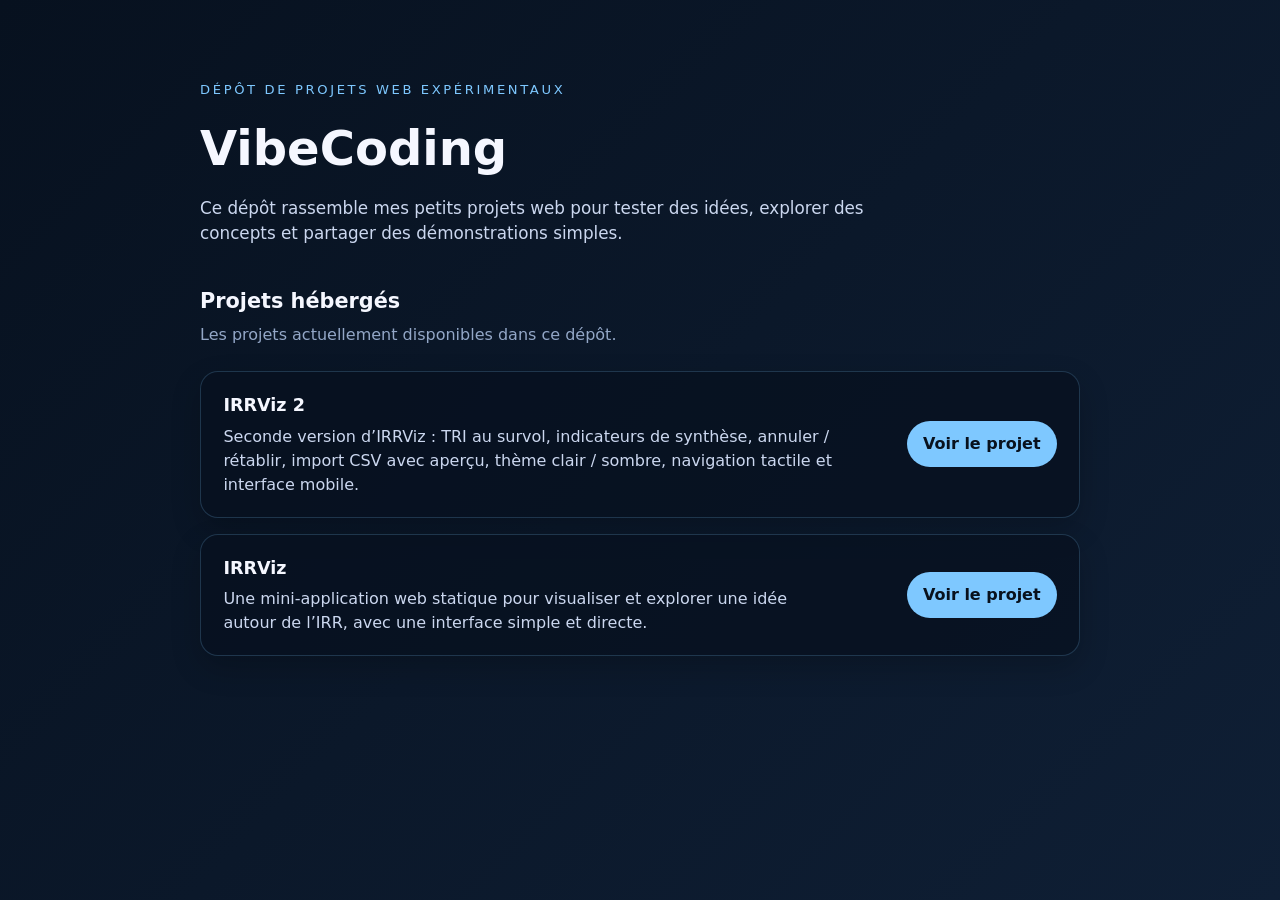
<file: index.html>
<!DOCTYPE html>
<html lang="fr">
  <head>
    <meta charset="UTF-8" />
    <meta name="viewport" content="width=device-width, initial-scale=1.0" />
    <title>VibeCoding</title>
    <meta
      name="description"
      content="Index des petits projets web expérimentaux et démonstratifs hébergés dans ce dépôt."
    />
    <link rel="stylesheet" href="style.css" />
  </head>
  <body>
    <main class="page">
      <section class="hero">
        <p class="eyebrow">Dépôt de projets web expérimentaux</p>
        <h1>VibeCoding</h1>
        <p class="intro">
          Ce dépôt rassemble mes petits projets web pour tester des idées,
          explorer des concepts et partager des démonstrations simples.
        </p>
      </section>

      <section class="projects" aria-labelledby="projects-title">
        <div class="section-heading">
          <h2 id="projects-title">Projets hébergés</h2>
          <p>Les projets actuellement disponibles dans ce dépôt.</p>
        </div>

        <article class="project-card">
          <div class="project-info">
            <h3>IRRViz 2</h3>
            <p>
              Seconde version d’IRRViz : TRI au survol, indicateurs de synthèse, annuler / rétablir,
              import CSV avec aperçu, thème clair / sombre, navigation tactile et interface mobile.
            </p>
          </div>
          <a class="project-link" href="IRRViz2/">Voir le projet</a>
        </article>

        <article class="project-card">
          <div class="project-info">
            <h3>IRRViz</h3>
            <p>
              Une mini-application web statique pour visualiser et explorer une idée autour
              de l’IRR, avec une interface simple et directe.
            </p>
          </div>
          <a class="project-link" href="IRRViz/">Voir le projet</a>
        </article>
      </section>
    </main>
  </body>
</html>
</file>
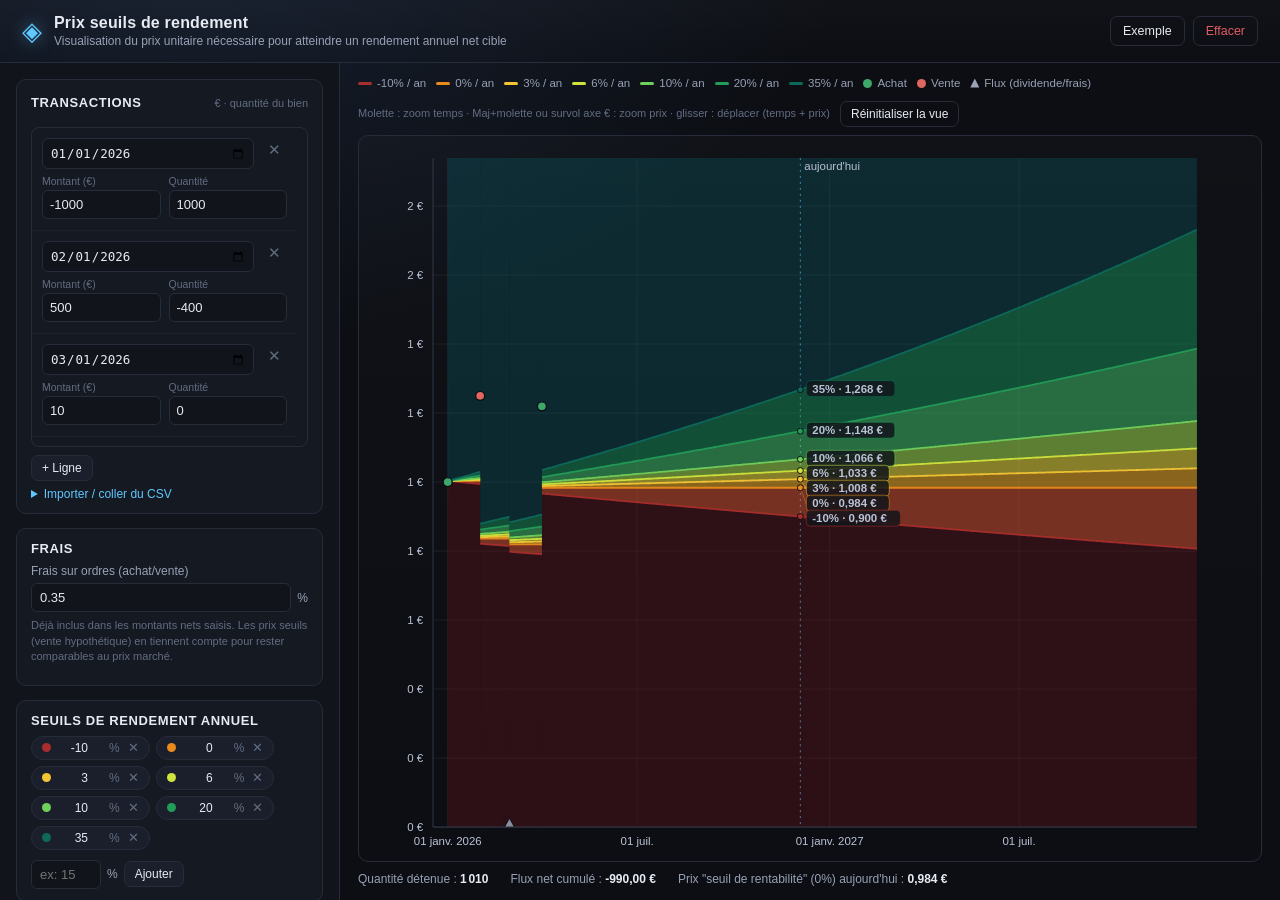
<file: IRRViz/index.html>
<!DOCTYPE html>
<html lang="fr">
<head>
<meta charset="UTF-8" />
<meta name="viewport" content="width=device-width, initial-scale=1.0" />
<title>Prix seuils de rendement — Visualiseur</title>
<link rel="stylesheet" href="style.css" />
</head>
<body>
<div id="app">

  <header class="topbar">
    <div class="brand">
      <span class="brand-mark">◈</span>
      <div class="brand-text">
        <h1>Prix seuils de rendement</h1>
        <p>Visualisation du prix unitaire nécessaire pour atteindre un rendement annuel net cible</p>
      </div>
    </div>
    <div class="topbar-actions">
      <button id="btnExample" class="btn ghost" title="Recharger le jeu de données d'exemple">Exemple</button>
      <button id="btnClear" class="btn ghost danger" title="Effacer toutes les transactions">Effacer</button>
    </div>
  </header>

  <div class="layout">

    <aside class="panel" id="sidePanel">

      <section class="card">
        <div class="card-head">
          <h2>Transactions</h2>
          <span class="hint">€ · quantité du bien</span>
        </div>
        <div class="tx-list-wrap">
          <div class="tx-list" id="txBody"></div>
        </div>
        <button id="btnAddRow" class="btn small">+ Ligne</button>

        <details class="import">
          <summary>Importer / coller du CSV</summary>
          <p class="hint">Format : <code>jj/mm/aaaa,montant,quantité</code> — une ligne par transaction.</p>
          <textarea id="csvInput" rows="4" placeholder="01/01/2026,-1000.00,1000
01/02/2026,500.00,-500"></textarea>
          <button id="btnImport" class="btn small">Ajouter au tableau</button>
        </details>
      </section>

      <section class="card">
        <div class="card-head">
          <h2>Frais</h2>
        </div>
        <label class="field">
          <span>Frais sur ordres (achat/vente)</span>
          <div class="field-input">
            <input type="number" id="feeInput" min="0" max="20" step="0.01" value="0.35" />
            <span class="suffix">%</span>
          </div>
        </label>
        <p class="hint">Déjà inclus dans les montants nets saisis. Les prix seuils (vente hypothétique) en tiennent compte pour rester comparables au prix marché.</p>
      </section>

      <section class="card">
        <div class="card-head">
          <h2>Seuils de rendement annuel</h2>
        </div>
        <div id="thresholdChips" class="chips"></div>
        <div class="add-threshold">
          <input type="number" id="newThresholdInput" step="0.5" placeholder="ex: 15" />
          <span class="suffix">%</span>
          <button id="btnAddThreshold" class="btn small">Ajouter</button>
        </div>
      </section>

      <section class="card">
        <div class="card-head">
          <h2>Asset (optionnel)</h2>
        </div>
        <label class="field">
          <span>Symbole Yahoo Finance</span>
          <div class="field-input">
            <input type="text" id="assetTickerInput" placeholder="ex: AAPL, MC.PA, BTC-USD" autocomplete="off" />
          </div>
        </label>
        <div class="asset-actions">
          <button id="btnLoadAsset" class="btn small">Charger</button>
          <button id="btnClearAsset" class="btn small ghost">Effacer</button>
        </div>
        <p class="hint" id="assetStatus">Saisissez un ticker puis cliquez sur « Charger » pour afficher les bougies du sous-jacent.</p>
      </section>

      <section class="card">
        <div class="card-head">
          <h2>Horizon de projection</h2>
        </div>
        <label class="field">
          <span>Date de fin</span>
          <input type="date" id="horizonInput" />
        </label>
        <div class="quickrange" id="quickRange">
          <button data-y="1" class="btn small">+1 an</button>
          <button data-y="2" class="btn small">+2 ans</button>
          <button data-y="5" class="btn small">+5 ans</button>
          <button data-y="0" class="btn small" id="btnToday">Aujourd'hui</button>
        </div>
      </section>

    </aside>

    <main class="chart-area">
      <div class="chart-toolbar">
        <div class="legend" id="chartLegend"></div>
        <div class="chart-actions">
          <span class="hint zoom-hint">Molette : zoom temps · Maj+molette ou survol axe € : zoom prix · glisser : déplacer (temps + prix)</span>
          <button id="btnResetZoom" class="btn small ghost">Réinitialiser la vue</button>
        </div>
      </div>
      <div class="chart-wrap" id="chartWrap">
        <svg id="chartSvg"></svg>
        <div id="tooltip" class="tooltip hidden"></div>
        <div id="emptyState" class="empty-state hidden">
          <p>Ajoutez au moins une transaction pour afficher le graphique.</p>
        </div>
      </div>
      <div class="chart-footer">
        <div class="stat" id="statPosition"></div>
        <div class="stat" id="statInvested"></div>
        <div class="stat" id="statCurrentPrice"></div>
      </div>
    </main>

  </div>

</div>
<script src="app.js"></script>
</body>
</html>
</file>
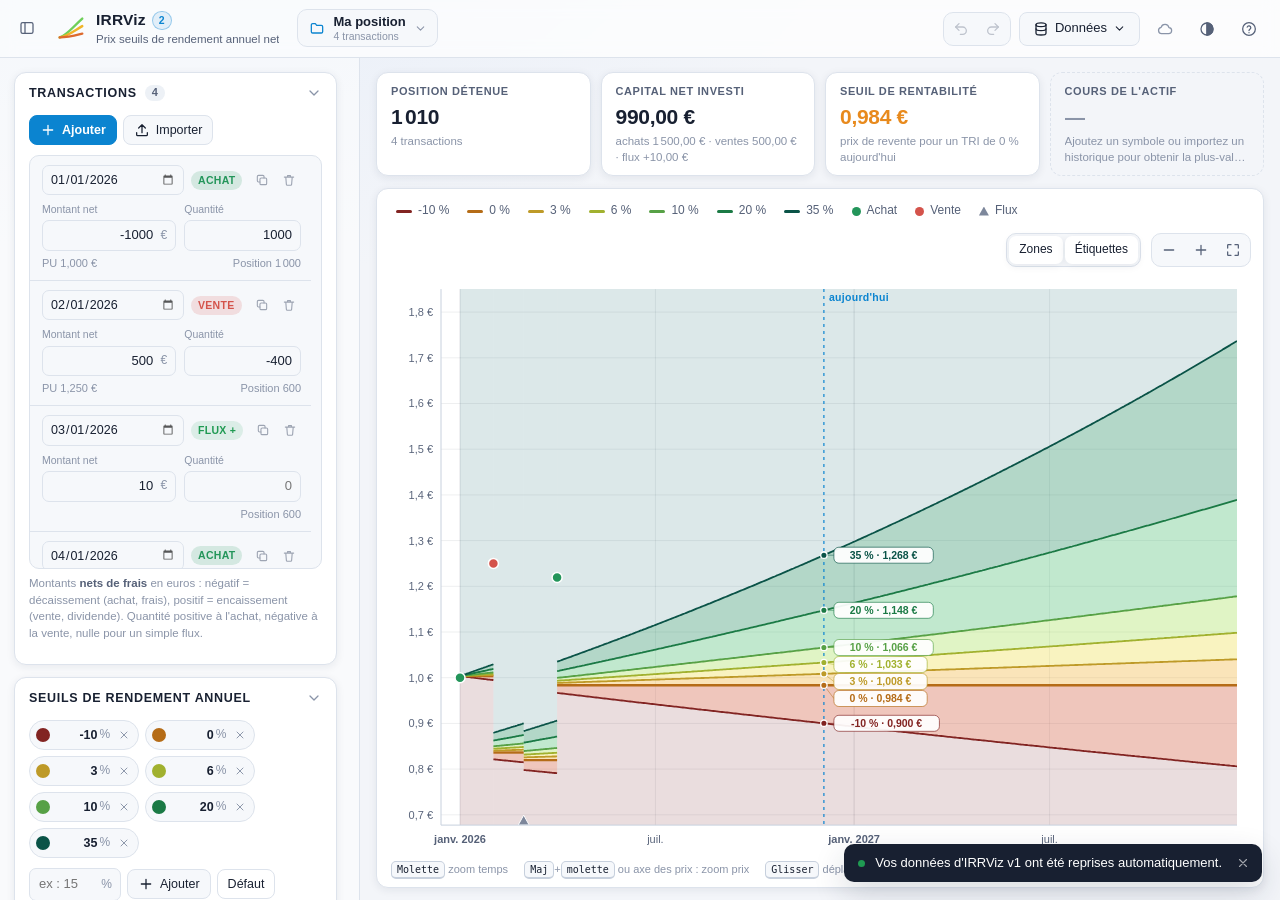
<file: IRRViz2/index.html>
<!DOCTYPE html>
<html lang="fr">
<head>
<meta charset="UTF-8" />
<meta name="viewport" content="width=device-width, initial-scale=1.0, viewport-fit=cover" />
<title>IRRViz 2 — Prix seuils de rendement</title>
<meta name="description" content="Visualisez le prix de revente nécessaire pour atteindre un rendement annuel net cible (TRI), à partir de vos transactions." />
<meta name="color-scheme" content="dark light" />
<!-- Politique de sécurité : scripts de l'application uniquement (et le script de thème ci-dessous, par son empreinte) ;
     connexions limitées au proxy Yahoo local et à l'API GitHub (synchronisation). Modifier le script de thème
     impose de recalculer son empreinte (test pwa.test.js). -->
<meta http-equiv="Content-Security-Policy" content="default-src 'self'; script-src 'self' 'sha256-OOFdLNJE0glN+nEZ2W31pnAItPSLEoH5UR27sR0r2UM='; style-src 'self' 'unsafe-inline'; img-src 'self' data:; connect-src 'self' https://api.github.com http://127.0.0.1:*; manifest-src 'self'; worker-src 'self'; object-src 'none'; base-uri 'none'" />
<meta name="theme-color" content="#0b0e14" />
<meta name="irrviz-version" content="2026.10.06-2" />
<link rel="icon" href="data:image/svg+xml,%3Csvg xmlns='http://www.w3.org/2000/svg' viewBox='0 0 32 32'%3E%3Crect width='32' height='32' rx='8' fill='%230b0e14'/%3E%3Cpath d='M5 25 C11 23 15 17 27 7' stroke='%236fcf5a' stroke-width='2.6' fill='none' stroke-linecap='round'/%3E%3Cpath d='M5 25 C12 24 17 20 27 15' stroke='%23f0b429' stroke-width='2.6' fill='none' stroke-linecap='round'/%3E%3Cpath d='M5 25 C13 25 19 23 27 22' stroke='%23dd6a2e' stroke-width='2.6' fill='none' stroke-linecap='round'/%3E%3C/svg%3E" />
<link rel="manifest" href="manifest.webmanifest" />
<link rel="apple-touch-icon" href="icons/apple-touch-icon.png" />
<meta name="apple-mobile-web-app-capable" content="yes" />
<meta name="mobile-web-app-capable" content="yes" />
<meta name="apple-mobile-web-app-title" content="IRRViz" />
<meta name="apple-mobile-web-app-status-bar-style" content="black-translucent" />
<link rel="stylesheet" href="css/style.css" />
<script>
  /* Applique le thème avant le premier rendu pour éviter un flash de couleurs. */
  (function(){
    try{
      var s = JSON.parse(localStorage.getItem("irrviz2-app-v2") || localStorage.getItem("irrviz2-state-v1") || "null");
      var t = s && s.ui && s.ui.theme;
      if(t === "light" || t === "dark") document.documentElement.setAttribute("data-theme", t);
    }catch(e){}
  })();
</script>
</head>
<body>

<svg width="0" height="0" style="position:absolute" aria-hidden="true">
  <defs>
    <symbol id="i-plus" viewBox="0 0 24 24"><path d="M12 5v14M5 12h14"/></symbol>
    <symbol id="i-minus" viewBox="0 0 24 24"><path d="M5 12h14"/></symbol>
    <symbol id="i-x" viewBox="0 0 24 24"><path d="M6 6l12 12M18 6L6 18"/></symbol>
    <symbol id="i-undo" viewBox="0 0 24 24"><path d="M9 14L4 9l5-5"/><path d="M4 9h10.5a5.5 5.5 0 010 11H11"/></symbol>
    <symbol id="i-redo" viewBox="0 0 24 24"><path d="M15 14l5-5-5-5"/><path d="M20 9H9.5a5.5 5.5 0 000 11H13"/></symbol>
    <symbol id="i-sun" viewBox="0 0 24 24"><circle cx="12" cy="12" r="4"/><path d="M12 2v2M12 20v2M4.9 4.9l1.4 1.4M17.7 17.7l1.4 1.4M2 12h2M20 12h2M4.9 19.1l1.4-1.4M17.7 6.3l1.4-1.4"/></symbol>
    <symbol id="i-moon" viewBox="0 0 24 24"><path d="M21 12.8A9 9 0 1111.2 3a7 7 0 009.8 9.8z"/></symbol>
    <symbol id="i-auto" viewBox="0 0 24 24"><circle cx="12" cy="12" r="9"/><path d="M12 3v18" /><path d="M12 3a9 9 0 010 18z" fill="currentColor"/></symbol>
    <symbol id="i-help" viewBox="0 0 24 24"><circle cx="12" cy="12" r="9.5"/><path d="M9.3 9.2a2.8 2.8 0 015.4 1c0 1.9-2.7 2.4-2.7 4.1"/><path d="M12 17.6h.01"/></symbol>
    <symbol id="i-data" viewBox="0 0 24 24"><ellipse cx="12" cy="5.5" rx="7.5" ry="2.8"/><path d="M4.5 5.5v6.2c0 1.6 3.4 2.8 7.5 2.8s7.5-1.2 7.5-2.8V5.5"/><path d="M4.5 11.7v6.5c0 1.6 3.4 2.8 7.5 2.8s7.5-1.2 7.5-2.8v-6.5"/></symbol>
    <symbol id="i-chevron" viewBox="0 0 24 24"><path d="M6 9l6 6 6-6"/></symbol>
    <symbol id="i-chevron-up" viewBox="0 0 24 24"><path d="M6 15l6-6 6 6"/></symbol>
    <symbol id="i-check" viewBox="0 0 24 24"><path d="M5 12.5l4.5 4.5L19 7.5"/></symbol>
    <symbol id="i-edit" viewBox="0 0 24 24"><path d="M4 20h4L19 9a2.8 2.8 0 00-4-4L4 16z"/><path d="M13.5 6.5l4 4"/></symbol>
    <symbol id="i-folder" viewBox="0 0 24 24"><path d="M3.5 7.5A2 2 0 015.5 5.5h4l2 2.5h7a2 2 0 012 2v7.5a2 2 0 01-2 2h-13a2 2 0 01-2-2z"/></symbol>
    <symbol id="i-panel" viewBox="0 0 24 24"><rect x="3" y="4" width="18" height="16" rx="2.5"/><path d="M9 4v16"/></symbol>
    <symbol id="i-fit" viewBox="0 0 24 24"><path d="M4 9V5a1 1 0 011-1h4M15 4h4a1 1 0 011 1v4M20 15v4a1 1 0 01-1 1h-4M9 20H5a1 1 0 01-1-1v-4"/></symbol>
    <symbol id="i-copy" viewBox="0 0 24 24"><rect x="8.5" y="8.5" width="11.5" height="11.5" rx="2.2"/><path d="M15.5 8.5V6a2 2 0 00-2-2H6a2 2 0 00-2 2v7.5a2 2 0 002 2h2.5"/></symbol>
    <symbol id="i-trash" viewBox="0 0 24 24"><path d="M4 7h16M9.5 7V4.5h5V7M6.5 7l1 12.5a1.5 1.5 0 001.5 1.4h6a1.5 1.5 0 001.5-1.4l1-12.5"/></symbol>
    <symbol id="i-upload" viewBox="0 0 24 24"><path d="M12 16V4M7 9l5-5 5 5"/><path d="M4 16v3a1.5 1.5 0 001.5 1.5h13A1.5 1.5 0 0020 19v-3"/></symbol>
    <symbol id="i-share" viewBox="0 0 24 24"><path d="M12 3.5v11M8 7.5l4-4 4 4"/><path d="M8.5 10.5H6.5a1.5 1.5 0 00-1.5 1.5v7a1.5 1.5 0 001.5 1.5h11a1.5 1.5 0 001.5-1.5v-7a1.5 1.5 0 00-1.5-1.5h-2"/></symbol>
    <symbol id="i-add-square" viewBox="0 0 24 24"><rect x="4" y="4" width="16" height="16" rx="4"/><path d="M12 8.5v7M8.5 12h7"/></symbol>
    <symbol id="i-download" viewBox="0 0 24 24"><path d="M12 4v12M7 11l5 5 5-5"/><path d="M4 16v3a1.5 1.5 0 001.5 1.5h13A1.5 1.5 0 0020 19v-3"/></symbol>
    <symbol id="i-warn" viewBox="0 0 24 24"><path d="M12 3.5L2.5 20h19z"/><path d="M12 10v4.5M12 17.3h.01"/></symbol>
    <symbol id="i-eye" viewBox="0 0 24 24"><path d="M2 12s3.6-7 10-7 10 7 10 7-3.6 7-10 7S2 12 2 12z"/><circle cx="12" cy="12" r="3"/></symbol>
    <symbol id="i-refresh" viewBox="0 0 24 24"><path d="M20 11a8 8 0 10-2.3 5.7"/><path d="M20 4v7h-7"/></symbol>
    <symbol id="i-cloud" viewBox="0 0 24 24"><path d="M7.5 19h10a4.5 4.5 0 00.4-8.98A6 6 0 006.2 9.6 4.75 4.75 0 007.5 19z"/></symbol>
  </defs>
</svg>

<div id="app">

  <header class="topbar">
    <div class="topbar-left">
      <button class="icon-btn" id="btnPanel" title="Afficher / masquer le panneau (P)" aria-label="Afficher ou masquer le panneau" aria-controls="sidePanel">
        <svg class="ic"><use href="#i-panel"/></svg>
      </button>
      <a class="brand" href="./" title="IRRViz 2">
        <svg class="brand-mark" viewBox="0 0 32 32" aria-hidden="true">
          <path d="M4 26 C11 24 16 17 28 6" class="bm-a"/>
          <path d="M4 26 C12 25 18 20 28 14" class="bm-b"/>
          <path d="M4 26 C13 26 20 24 28 22" class="bm-c"/>
        </svg>
        <span class="brand-text">
          <span class="brand-name">IRRViz <span class="badge-v">2</span></span>
          <span class="brand-sub">Prix seuils de rendement annuel net</span>
        </span>
      </a>
      <div class="menu pos-menu" id="posMenu">
        <button class="pos-btn" id="btnPosMenu" aria-haspopup="menu" aria-expanded="false">
          <svg class="ic"><use href="#i-folder"/></svg>
          <span class="pos-label"><span class="pos-name" id="posName"></span><span class="pos-sub" id="posSub"></span></span>
          <svg class="ic ic-sm"><use href="#i-chevron"/></svg>
        </button>
        <div class="menu-list pos-list" role="menu" aria-label="Positions" hidden>
          <div class="menu-title">Positions</div>
          <div class="pos-items" id="posItems" role="group"></div>
          <div class="menu-sep"></div>
          <button role="menuitem" data-pos="new"><svg class="ic"><use href="#i-plus"/></svg>Nouvelle position…</button>
          <button role="menuitem" data-pos="duplicate"><svg class="ic"><use href="#i-copy"/></svg>Dupliquer la position</button>
          <button role="menuitem" data-pos="rename"><svg class="ic"><use href="#i-edit"/></svg>Renommer…</button>
          <button role="menuitem" data-pos="delete" class="danger"><svg class="ic"><use href="#i-trash"/></svg>Supprimer la position</button>
        </div>
      </div>
    </div>
    <div class="topbar-actions">
      <div class="btn-group" role="group" aria-label="Historique">
        <button class="icon-btn" id="btnUndo" title="Annuler (Ctrl+Z)" aria-label="Annuler" disabled><svg class="ic"><use href="#i-undo"/></svg></button>
        <button class="icon-btn" id="btnRedo" title="Rétablir (Ctrl+Maj+Z)" aria-label="Rétablir" disabled><svg class="ic"><use href="#i-redo"/></svg></button>
      </div>
      <div class="menu" id="dataMenu">
        <button class="btn" id="btnDataMenu" aria-haspopup="menu" aria-expanded="false">
          <svg class="ic"><use href="#i-data"/></svg><span class="hide-sm">Données</span><svg class="ic ic-sm"><use href="#i-chevron"/></svg>
        </button>
        <div class="menu-list" role="menu" hidden>
          <button role="menuitem" data-action="import"><svg class="ic"><use href="#i-upload"/></svg>Importer des transactions (CSV)…<kbd>I</kbd></button>
          <button role="menuitem" data-action="export-csv"><svg class="ic"><use href="#i-download"/></svg>Exporter les transactions (CSV)</button>
          <div class="menu-sep"></div>
          <button role="menuitem" data-action="backup"><svg class="ic"><use href="#i-download"/></svg>Sauvegarde complète, toutes positions (JSON)</button>
          <button role="menuitem" data-action="restore"><svg class="ic"><use href="#i-upload"/></svg>Restaurer une sauvegarde…</button>
          <button role="menuitem" data-action="sync"><svg class="ic"><use href="#i-cloud"/></svg>Synchroniser entre appareils…</button>
          <div class="menu-sep"></div>
          <button role="menuitem" data-action="sample"><svg class="ic"><use href="#i-refresh"/></svg>Charger l'exemple</button>
          <button role="menuitem" data-action="clear" class="danger"><svg class="ic"><use href="#i-trash"/></svg>Effacer les transactions de la position</button>
        </div>
      </div>
      <span class="offline-badge" id="offlineBadge" role="status" title="Pas de connexion : l'application fonctionne normalement, seuls les cours Yahoo ne peuvent pas être téléchargés." hidden><span class="dot"></span>Hors ligne</span>
      <button class="btn small install-btn" id="btnInstall" title="Installer IRRViz comme une application (fenêtre dédiée, utilisable hors ligne)" hidden><svg class="ic"><use href="#i-download"/></svg><span class="hide-xs">Installer</span></button>
      <button class="icon-btn sync-btn" id="btnSync" data-state="off" title="Synchroniser entre appareils" aria-label="Synchronisation entre appareils"><svg class="ic"><use href="#i-cloud"/></svg><span class="sync-dot"></span></button>
      <button class="icon-btn" id="btnTheme" title="Thème" aria-label="Changer de thème"><svg class="ic"><use href="#i-auto"/></svg></button>
      <button class="icon-btn" id="btnHelp" title="Aide et raccourcis (?)" aria-label="Aide"><svg class="ic"><use href="#i-help"/></svg></button>
    </div>
  </header>

  <div class="layout">

    <aside class="panel" id="sidePanel" aria-label="Paramètres">

      <details class="card" data-card="tx" open>
        <summary class="card-head">
          <h2>Transactions <span class="count" id="txCount">0</span></h2>
          <svg class="ic chev"><use href="#i-chevron"/></svg>
        </summary>
        <div class="card-body">
          <div class="tx-toolbar">
            <button class="btn small primary" id="btnAddTx" title="Ajouter une transaction (N)"><svg class="ic"><use href="#i-plus"/></svg>Ajouter</button>
            <button class="btn small" id="btnImportOpen" title="Importer un CSV (I)"><svg class="ic"><use href="#i-upload"/></svg>Importer</button>
          </div>
          <div class="tx-list" id="txList" role="list"></div>
          <p class="hint">Montants <b>nets de frais</b> en euros : négatif = décaissement (achat, frais), positif = encaissement (vente, dividende). Quantité positive à l'achat, négative à la vente, nulle pour un simple flux.</p>
        </div>
      </details>

      <details class="card" data-card="thresholds" open>
        <summary class="card-head">
          <h2>Seuils de rendement annuel</h2>
          <svg class="ic chev"><use href="#i-chevron"/></svg>
        </summary>
        <div class="card-body">
          <div class="chips" id="thresholdChips"></div>
          <form class="inline-form" id="thresholdForm" autocomplete="off">
            <div class="input-affix">
              <input type="text" inputmode="decimal" id="newThreshold" placeholder="ex : 15" aria-label="Nouveau seuil en pourcentage" />
              <span class="suffix">%</span>
            </div>
            <button class="btn small" type="submit"><svg class="ic"><use href="#i-plus"/></svg>Ajouter</button>
            <button class="btn small ghost" type="button" id="btnResetThresholds" title="Revenir aux seuils par défaut">Défaut</button>
          </form>
          <p class="hint">Cliquez sur la pastille de couleur (ou sur la légende) pour masquer / afficher une courbe.</p>
        </div>
      </details>

      <details class="card" data-card="settings" open>
        <summary class="card-head">
          <h2>Paramètres</h2>
          <svg class="ic chev"><use href="#i-chevron"/></svg>
        </summary>
        <div class="card-body">
          <label class="field">
            <span class="field-label">Frais de vente</span>
            <span class="input-affix">
              <input type="text" inputmode="decimal" id="feeInput" aria-describedby="feeHint" />
              <span class="suffix">%</span>
            </span>
          </label>
          <p class="hint" id="feeHint">Appliqués à la revente hypothétique : les prix seuils restent ainsi comparables au cours de marché.</p>

          <label class="field">
            <span class="field-label">Horizon de projection</span>
            <input type="date" id="horizonInput" />
          </label>
          <div class="quickrange" id="quickRange" role="group" aria-label="Raccourcis d'horizon">
            <button class="btn tiny" data-m="6">+6 mois</button>
            <button class="btn tiny" data-m="12">+1 an</button>
            <button class="btn tiny" data-m="24">+2 ans</button>
            <button class="btn tiny" data-m="60">+5 ans</button>
            <button class="btn tiny" data-m="120">+10 ans</button>
          </div>
        </div>
      </details>

      <details class="card" data-card="asset">
        <summary class="card-head">
          <h2>Cours de l'actif <span class="opt">optionnel</span></h2>
          <span class="proxy-dot" id="proxyDot" title="État du proxy local"></span>
          <svg class="ic chev"><use href="#i-chevron"/></svg>
        </summary>
        <div class="card-body">
          <div class="seg" role="tablist" aria-label="Source des cours">
            <button class="seg-btn" role="tab" id="srcYahoo" data-src="yahoo" aria-selected="true" aria-controls="srcPanelYahoo">Yahoo Finance</button>
            <button class="seg-btn" role="tab" id="srcManual" data-src="manual" aria-selected="false" aria-controls="srcPanelManual">Fichier CSV</button>
          </div>
          <div class="src-panel" id="srcPanelYahoo" role="tabpanel" aria-labelledby="srcYahoo">
            <form class="inline-form" id="assetForm" autocomplete="off">
              <input type="text" id="tickerInput" placeholder="Symbole Yahoo : AAPL, MC.PA, BTC-EUR…" aria-label="Symbole Yahoo Finance" spellcheck="false" />
              <button class="btn small primary" type="submit" id="btnLoadAsset">Charger</button>
              <button class="icon-btn small" type="button" id="btnClearAsset" title="Retirer l'actif" aria-label="Retirer l'actif"><svg class="ic"><use href="#i-x"/></svg></button>
            </form>
          </div>
          <div class="src-panel" id="srcPanelManual" role="tabpanel" aria-labelledby="srcManual" hidden>
            <div class="manual-actions">
              <button class="btn small primary" type="button" id="btnImportPrices"><svg class="ic"><use href="#i-upload"/></svg><span>Importer un historique…</span></button>
              <button class="btn small" type="button" id="btnExportPrices" hidden><svg class="ic"><use href="#i-download"/></svg>Exporter</button>
              <button class="icon-btn small" type="button" id="btnClearPrices" title="Retirer l'historique importé" aria-label="Retirer l'historique importé" hidden><svg class="ic"><use href="#i-trash"/></svg></button>
            </div>
          </div>
          <div class="asset-status" id="assetStatus" aria-live="polite"></div>
          <p class="hint" id="manualHint" hidden>Pour les fonds, SCPI ou actifs absents de Yahoo : deux colonnes <code>date;cours</code> ou cinq <code>date;ouverture;haut;bas;clôture</code>. Les exports Yahoo Finance et Investing.com sont reconnus. Aucun proxy nécessaire.</p>
          <details class="sub" id="proxyDetails">
            <summary>Proxy local</summary>
            <p class="hint">Yahoo Finance n'autorise pas les appels directs depuis le navigateur. Lancez le proxy fourni : <code>python proxy.py</code> dans le dossier IRRViz2. Sur un appareil sans proxy (iPad), les cours récupérés ailleurs arrivent par la synchronisation.</p>
            <label class="field row">
              <span class="field-label">Port</span>
              <input type="text" inputmode="numeric" id="proxyPort" class="w-port" />
              <button class="btn tiny" type="button" id="btnCheckProxy">Tester</button>
            </label>
          </details>
        </div>
      </details>

      <footer class="panel-foot">
        <span id="storageNote">Données stockées uniquement dans ce navigateur.</span>
        <a href="../IRRViz/">Version 1</a>
      </footer>
    </aside>

    <div class="backdrop" id="backdrop" hidden></div>

    <main class="main">
      <section class="kpis" id="kpis" aria-label="Synthèse de la position"></section>

      <section class="chart-card">
        <div class="chart-toolbar">
          <div class="legend" id="legend"></div>
          <div class="chart-actions">
            <div class="toggles" role="group" aria-label="Affichage">
              <button class="toggle" id="tglBands" aria-pressed="true" title="Zones colorées entre les seuils (Z)">Zones</button>
              <button class="toggle" id="tglLabels" aria-pressed="true" title="Étiquettes de prix sur la ligne « aujourd'hui » (L)">Étiquettes</button>
              <button class="toggle" id="tglCandles" aria-pressed="true" title="Cours de l'actif (C)" hidden>Cours</button>
            </div>
            <div class="btn-group" role="group" aria-label="Zoom">
              <button class="icon-btn small" id="btnZoomOut" title="Dézoomer (−)" aria-label="Dézoomer"><svg class="ic"><use href="#i-minus"/></svg></button>
              <button class="icon-btn small" id="btnZoomIn" title="Zoomer (+)" aria-label="Zoomer"><svg class="ic"><use href="#i-plus"/></svg></button>
              <button class="icon-btn small" id="btnResetView" title="Vue d'ensemble (0 ou double-clic)" aria-label="Réinitialiser la vue"><svg class="ic"><use href="#i-fit"/></svg></button>
            </div>
          </div>
        </div>
        <div class="chart-wrap" id="chartWrap" tabindex="0" aria-label="Graphique des prix seuils. Flèches : déplacer, + et − : zoomer.">
          <svg id="chartSvg" role="img" aria-label="Courbes de prix seuil par rendement annuel cible"></svg>
          <div id="tooltip" class="tooltip hidden" role="status"></div>
          <div id="emptyState" class="empty-state hidden">
            <svg class="empty-art" viewBox="0 0 120 70" aria-hidden="true">
              <path d="M6 62 C40 58 60 36 114 8" class="bm-a"/>
              <path d="M6 62 C44 60 70 48 114 30" class="bm-b"/>
              <path d="M6 62 C48 62 78 58 114 52" class="bm-c"/>
            </svg>
            <h3>Aucune transaction</h3>
            <p>Ajoutez vos achats et ventes pour voir à quel prix revendre afin d'atteindre chaque rendement annuel cible.</p>
            <div class="empty-actions">
              <button class="btn primary" data-empty="add"><svg class="ic"><use href="#i-plus"/></svg>Ajouter une transaction</button>
              <button class="btn" data-empty="import"><svg class="ic"><use href="#i-upload"/></svg>Importer un CSV</button>
              <button class="btn ghost" data-empty="sample">Charger l'exemple</button>
            </div>
          </div>
        </div>
        <p class="chart-hint">
          <span><kbd>Molette</kbd> zoom temps</span>
          <span><kbd>Maj</kbd>+<kbd>molette</kbd> ou axe des prix : zoom prix</span>
          <span><kbd>Glisser</kbd> déplacer</span>
          <span><kbd>Double-clic</kbd> vue d'ensemble</span>
        </p>
      </section>
    </main>
  </div>
</div>

<!-- Import CSV -->
<dialog id="importDialog" class="dialog wide" aria-labelledby="importTitle">
  <form method="dialog" class="dialog-inner" id="importForm">
    <header class="dialog-head">
      <h2 id="importTitle">Importer des transactions</h2>
      <button class="icon-btn" type="button" data-cancel aria-label="Fermer"><svg class="ic"><use href="#i-x"/></svg></button>
    </header>
    <div class="dialog-body">
      <div class="dropzone" id="dropzone">
        <svg class="ic ic-lg"><use href="#i-upload"/></svg>
        <p><b>Déposez un fichier CSV</b> ici ou <label class="link">parcourez<input type="file" id="csvFile" accept=".csv,.txt,text/csv,text/plain" hidden /></label>, ou collez son contenu ci-dessous.</p>
      </div>
      <textarea id="csvText" rows="6" spellcheck="false" placeholder="date ; montant ; quantité&#10;01/01/2026;-1000,00;1000&#10;01/02/2026;500,00;-400"></textarea>
      <p class="hint" data-for="tx">Trois colonnes : <code>date</code> (jj/mm/aaaa ou aaaa-mm-jj), <code>montant</code> net en € et <code>quantité</code>. Séparateur <code>;</code>, tabulation ou <code>,</code>. Une éventuelle ligne d'en-tête est ignorée.</p>
      <p class="hint" data-for="prices" hidden>Deux colonnes <code>date;cours</code>, ou cinq <code>date;ouverture;haut;bas;clôture</code>. Avec une ligne d'en-tête, les colonnes sont reconnues par leur nom : les exports Yahoo Finance (<code>Date,Open,High,Low,Close,…</code>) et Investing.com fonctionnent tels quels. Dates jj/mm/aaaa, mm/jj/aaaa (détecté) ou aaaa-mm-jj. Les cours doivent être en euros, comme vos transactions.</p>
      <div class="import-preview" id="importPreview"></div>
      <div class="import-options" data-for="prices" hidden>
        <label class="field">
          <span class="field-label">Nom de l'actif</span>
          <input type="text" id="priceName" maxlength="40" placeholder="ex : SCPI Primovie" spellcheck="false" />
        </label>
        <div id="priceModeRow" class="import-options">
          <label class="radio"><input type="radio" name="priceMode" value="replace" checked /> Remplacer l'historique existant</label>
          <label class="radio"><input type="radio" name="priceMode" value="merge" /> Compléter l'historique existant (les dates déjà présentes sont mises à jour)</label>
        </div>
      </div>
      <div class="import-options" data-for="tx">
        <label class="radio"><input type="radio" name="importMode" value="append" checked /> Ajouter aux transactions existantes</label>
        <label class="radio"><input type="radio" name="importMode" value="replace" /> Remplacer les transactions existantes</label>
        <label class="check"><input type="checkbox" id="importDedupe" checked /> Ignorer les doublons exacts</label>
      </div>
    </div>
    <footer class="dialog-foot">
      <button class="btn ghost" type="button" data-cancel>Annuler</button>
      <button class="btn primary" id="btnImportConfirm" value="default" disabled>Importer</button>
    </footer>
  </form>
</dialog>

<!-- Guide d'installation (Safari iPhone / iPad / Mac : pas d'invite d'installation) -->
<dialog id="installDialog" class="dialog" aria-labelledby="installTitle">
  <div class="dialog-inner">
    <header class="dialog-head">
      <h2 id="installTitle">Installer IRRViz</h2>
      <button class="icon-btn" type="button" data-close aria-label="Fermer"><svg class="ic"><use href="#i-x"/></svg></button>
    </header>
    <div class="dialog-body install-guide">
      <p>Installé, IRRViz s'ouvre en plein écran depuis son icône et fonctionne <b>sans connexion</b>.</p>
      <ol class="steps" data-platform="ios">
        <li><span class="step-ic"><svg class="ic"><use href="#i-share"/></svg></span><span>Touchez le bouton <b>Partager</b> du navigateur <span class="muted">(en haut à droite sur iPad, en bas sur iPhone ; dans la barre d'adresse avec Chrome)</span>.</span></li>
        <li><span class="step-ic"><svg class="ic"><use href="#i-add-square"/></svg></span><span>Faites défiler la liste et choisissez <b>Sur l'écran d'accueil</b>.</span></li>
        <li><span class="step-ic"><svg class="ic"><use href="#i-check"/></svg></span><span>Touchez <b>Ajouter</b> : l'icône IRRViz apparaît sur votre écran d'accueil.</span></li>
      </ol>
      <ol class="steps" data-platform="mac" hidden>
        <li><span class="step-ic"><svg class="ic"><use href="#i-share"/></svg></span><span>Menu <b>Fichier</b> › <b>Ajouter au Dock…</b> <span class="muted">(ou bouton Partager › Ajouter au Dock)</span>.</span></li>
        <li><span class="step-ic"><svg class="ic"><use href="#i-check"/></svg></span><span>Confirmez avec <b>Ajouter</b> : IRRViz s'ouvre ensuite depuis le Dock, dans sa propre fenêtre.</span></li>
      </ol>
      <div class="install-note" data-platform="ios">
        <svg class="ic"><use href="#i-warn"/></svg>
        <div>
          <p><b>Vos données ne suivent pas automatiquement.</b> Sur iPhone et iPad, l'application installée a son propre stockage, séparé de celui du navigateur. Exportez une sauvegarde maintenant, puis ouvrez-la depuis l'application installée : <i>Données › Restaurer une sauvegarde</i>. Ou activez la <b>synchronisation GitHub</b> dans l'application installée (<i>Données › Synchroniser entre appareils</i>).</p>
          <button class="btn small" type="button" data-act="backup"><svg class="ic"><use href="#i-download"/></svg>Exporter une sauvegarde</button>
        </div>
      </div>
    </div>
    <footer class="dialog-foot">
      <button class="btn primary" type="button" data-close>Compris</button>
    </footer>
  </div>
</dialog>

<!-- Aide -->
<dialog id="helpDialog" class="dialog wide" aria-labelledby="helpTitle">
  <div class="dialog-inner">
    <header class="dialog-head">
      <h2 id="helpTitle">Comment lire IRRViz</h2>
      <button class="icon-btn" data-close aria-label="Fermer"><svg class="ic"><use href="#i-x"/></svg></button>
    </header>
    <div class="dialog-body help">
      <p>Chaque courbe indique, jour après jour, le <b>prix unitaire de revente</b> qui vous donnerait exactement le <b>rendement annuel</b> correspondant (TRI / XIRR) si vous vendiez toute votre position à cette date, frais de vente inclus.</p>
      <ul>
        <li>Tant que le cours de marché est <b>au-dessus</b> d'une courbe, vous faites mieux que ce rendement.</li>
        <li>La courbe 0 % est votre <b>seuil de rentabilité</b> : en dessous, vous perdez de l'argent.</li>
        <li>Survolez le graphique : l'infobulle affiche le <b>TRI obtenu</b> si vous vendiez au prix pointé.</li>
        <li>Les zones hachurées correspondent aux périodes où la position est soldée.</li>
        <li>Cours Yahoo : ils sont complétés à l'ouverture et avec <b>Charger</b> ; seules les séances manquantes sont téléchargées, et une séance déjà connue n'est jamais effacée.</li>
        <li>Pas de symbole Yahoo pour votre actif (fonds, SCPI, non coté) ? Dans <b>Cours de l'actif › Fichier CSV</b>, importez son historique de cours : aucun proxy n'est nécessaire.</li>
        <li>Suivez plusieurs actifs avec le menu <b>Positions</b> (en haut à gauche) : chacune a ses propres transactions, seuils, frais, horizon et cours.</li>
      </ul>
      <h3>Synchroniser entre appareils</h3>
      <p>Pour retrouver vos positions sur plusieurs appareils (ordinateur, iPad…), IRRViz peut en garder une copie dans un <b>dépôt GitHub privé</b> : bouton <svg class="ic ic-inline"><use href="#i-cloud"/></svg> en haut de la page, ou <i>Données › Synchroniser entre appareils</i>.</p>
      <ul>
        <li>Une fois par appareil : collez un <b>jeton personnel à portée fine</b>, limité à ce dépôt (permission <i>Contents</i> en lecture et écriture). La fenêtre de synchronisation détaille la création du dépôt et du jeton.</li>
        <li>Synchronisation automatique : à l'ouverture, au retour de la connexion ou de l'application au premier plan, et quelques instants après vos modifications, regroupées en un seul envoi. Chaque envoi est un commit : l'historique complet reste consultable sur GitHub.</li>
        <li>Chaque position est fusionnée séparément ; une position supprimée ne réapparaît pas. Modifiée sur deux appareils à la fois, la version la plus récente est gardée et l'autre vous est proposée.</li>
        <li>Les cours Yahoo et les historiques importés sont synchronisés : un iPad, sans proxy, affiche les cours récupérés sur l'ordinateur. La vue du graphique, le thème et le port du proxy restent propres à chaque appareil.</li>
      </ul>
      <h3>Installer l'application</h3>
      <p>Une fois installé, IRRViz s'ouvre dans sa propre fenêtre et <b>fonctionne hors ligne</b> : seul le téléchargement des cours Yahoo demande une connexion. Vos données restent stockées dans ce navigateur.</p>
      <ul>
        <li><b>Chrome, Edge</b> (ordinateur, Android) : bouton <b>Installer</b> en haut de la page, ou menu du navigateur › <i>Installer IRRViz</i>.</li>
        <li><b>iPhone / iPad</b> : Safari ne propose pas d'invite d'installation ; le bouton <b>Installer</b> en haut de la page affiche un guide pas à pas (bouton Partager › <i>Sur l'écran d'accueil</i>). L'application installée y dispose de son propre stockage : exportez une sauvegarde JSON depuis Safari (menu Données) puis restaurez-la dans l'application.</li>
        <li><b>Safari sur Mac</b> (version 17 ou plus) : menu Fichier › <i>Ajouter au Dock</i> — le bouton <b>Installer</b> rappelle la marche à suivre.</li>
      </ul>
      <h3>Raccourcis clavier</h3>
      <div class="shortcuts">
        <div><kbd>N</kbd><span>Nouvelle transaction</span></div>
        <div><kbd>Alt</kbd>+<kbd>↑</kbd> / <kbd>↓</kbd><span>Position précédente / suivante</span></div>
        <div><kbd>I</kbd><span>Importer un CSV</span></div>
        <div><kbd>Ctrl</kbd>+<kbd>Z</kbd><span>Annuler</span></div>
        <div><kbd>Ctrl</kbd>+<kbd>Maj</kbd>+<kbd>Z</kbd><span>Rétablir</span></div>
        <div><kbd>+</kbd> / <kbd>−</kbd><span>Zoomer / dézoomer</span></div>
        <div><kbd>←</kbd> <kbd>→</kbd><span>Déplacer dans le temps (graphique sélectionné)</span></div>
        <div><kbd>0</kbd><span>Vue d'ensemble</span></div>
        <div><kbd>Z</kbd> <kbd>L</kbd> <kbd>C</kbd><span>Zones, étiquettes, cours</span></div>
        <div><kbd>P</kbd><span>Panneau latéral</span></div>
        <div><kbd>T</kbd><span>Thème clair / sombre / auto</span></div>
        <div><kbd>?</kbd><span>Cette aide</span></div>
      </div>
      <h3>Graphique</h3>
      <div class="shortcuts">
        <div><kbd>Molette</kbd><span>Zoom sur le temps (pavé tactile : pincer)</span></div>
        <div><kbd>Maj</kbd>+<kbd>molette</kbd><span>Zoom sur les prix (ou molette sur l'axe des prix)</span></div>
        <div><kbd>Glisser</kbd><span>Déplacer ; sur l'axe des prix : étirer l'échelle</span></div>
        <div><kbd>Double-clic</kbd><span>Vue d'ensemble (sur l'axe des prix : échelle auto)</span></div>
        <div><kbd>Clic</kbd><span>Sur un point : retrouver la transaction</span></div>
      </div>
    </div>
  </div>
</dialog>

<!-- Nouvelle position / renommer -->
<dialog id="posDialog" class="dialog" aria-labelledby="posDialogTitle">
  <form method="dialog" class="dialog-inner" id="posForm" autocomplete="off">
    <header class="dialog-head">
      <h2 id="posDialogTitle">Nouvelle position</h2>
      <button class="icon-btn" type="button" data-cancel aria-label="Fermer"><svg class="ic"><use href="#i-x"/></svg></button>
    </header>
    <div class="dialog-body">
      <label class="field">
        <span class="field-label">Nom</span>
        <input type="text" id="posNameInput" maxlength="60" spellcheck="false" />
      </label>
      <p class="hint" id="posDialogHint">Laissez vide pour un nom automatique : il prendra le symbole de l'actif chargé.</p>
      <label class="check" id="posCopyRow"><input type="checkbox" id="posCopySettings" checked /> Reprendre les seuils, les frais et l'horizon de « <span id="posCopyFrom"></span> »</label>
    </div>
    <footer class="dialog-foot">
      <button class="btn ghost" type="button" data-cancel>Annuler</button>
      <button class="btn primary" value="ok" id="posDialogOk">Créer</button>
    </footer>
  </form>
</dialog>

<!-- Synchronisation entre appareils (dépôt GitHub privé) -->
<dialog id="syncDialog" class="dialog wide" aria-labelledby="syncTitle">
  <form method="dialog" class="dialog-inner" id="syncForm" autocomplete="off" novalidate>
    <header class="dialog-head">
      <h2 id="syncTitle">Synchroniser entre appareils</h2>
      <button class="icon-btn" type="button" data-close aria-label="Fermer"><svg class="ic"><use href="#i-x"/></svg></button>
    </header>

    <div class="dialog-body sync-body" data-view="setup">
      <p class="sync-intro">Retrouvez vos positions sur tous vos appareils grâce à un <b>dépôt GitHub privé</b> qui en garde une copie. Chaque synchronisation y est enregistrée : l'historique complet reste consultable.</p>
      <details class="sub sync-howto" id="syncHowto">
        <summary>Créer le dépôt et le jeton (une seule fois)</summary>
        <ol class="howto">
          <li>Sur GitHub, créez un dépôt <b>privé</b>, par exemple <code>irrviz-data</code> : <a href="https://github.com/new" target="_blank" rel="noopener noreferrer">nouveau dépôt</a>, visibilité <i>Private</i>.</li>
          <li>Créez un <a href="https://github.com/settings/personal-access-tokens/new" target="_blank" rel="noopener noreferrer">jeton à portée fine</a> <span class="muted">(Settings › Developer settings › Personal access tokens › Fine-grained tokens)</span> et choisissez sa date d'expiration.</li>
          <li><i>Repository access</i> : <b>Only select repositories</b>, puis votre dépôt. <i>Permissions › Contents</i> : <b>Read and write</b>. Rien d'autre.</li>
          <li>Copiez le jeton (<code>github_pat_…</code>) et collez-le ci-dessous, sur chaque appareil. Sur iPhone / iPad, faites-le <b>dans l'application installée</b> si vous l'utilisez : elle a son propre stockage.</li>
        </ol>
      </details>
      <label class="field">
        <span class="field-label">Dépôt</span>
        <input type="text" id="syncRepo" placeholder="propriétaire/irrviz-data" spellcheck="false" autocapitalize="off" />
      </label>
      <label class="field">
        <span class="field-label">Jeton personnel</span>
        <input type="password" id="syncToken" placeholder="github_pat_…" spellcheck="false" autocapitalize="off" autocomplete="off" />
      </label>
      <div class="field-pair">
        <label class="field">
          <span class="field-label">Expiration du jeton <span class="opt">pour être prévenu</span></span>
          <input type="date" id="syncExpiry" />
        </label>
        <label class="field">
          <span class="field-label">Nom de cet appareil</span>
          <input type="text" id="syncDevice" maxlength="40" spellcheck="false" />
        </label>
      </div>
      <details class="sub">
        <summary>Options avancées</summary>
        <div class="field-pair">
          <label class="field">
            <span class="field-label">Fichier dans le dépôt</span>
            <input type="text" id="syncPath" placeholder="irrviz.json" spellcheck="false" autocapitalize="off" />
          </label>
          <label class="field">
            <span class="field-label">Branche</span>
            <input type="text" id="syncBranch" placeholder="branche par défaut" spellcheck="false" autocapitalize="off" />
          </label>
        </div>
      </details>
      <div class="sync-result" id="syncResult" aria-live="polite"></div>
      <p class="hint">Le jeton reste dans ce navigateur : il n'est envoyé qu'à <code>api.github.com</code> et ne figure pas dans les sauvegardes JSON. Les cours Yahoo sont synchronisés ; la vue du graphique et les préférences d'affichage ne le sont pas.</p>
    </div>

    <div class="dialog-body sync-body" data-view="status" hidden>
      <div class="sync-state" id="syncState"></div>
      <div id="syncNotes"></div>
      <div id="syncConflicts"></div>
      <details class="sub" id="syncTokenBox">
        <summary>Remplacer le jeton</summary>
        <div class="field-pair">
          <label class="field">
            <span class="field-label">Nouveau jeton</span>
            <input type="password" id="syncNewToken" placeholder="github_pat_…" spellcheck="false" autocapitalize="off" autocomplete="off" />
          </label>
          <label class="field">
            <span class="field-label">Expiration <span class="opt">optionnel</span></span>
            <input type="date" id="syncNewExpiry" />
          </label>
        </div>
        <button class="btn small" type="button" id="btnSyncToken">Enregistrer et synchroniser</button>
      </details>
      <details class="sub" id="syncDiag">
        <summary>Diagnostic</summary>
        <div class="sync-diag" id="syncDiagBody">
          <div class="sync-line err"><span>Scripts d'une ancienne version : fermez l'application et rouvrez-la avec une bonne connexion.</span></div>
        </div>
        <p class="hint">Version de la page : <code>2026.10.06-2</code>.</p>
        <button class="btn small" type="button" id="btnSyncFull" title="Relit tout le fichier du dépôt et refait la fusion, sans rien effacer">Tout resynchroniser</button>
      </details>
    </div>

    <footer class="dialog-foot">
      <button class="btn ghost danger-text" type="button" id="btnSyncDisconnect" hidden>Déconnecter cet appareil</button>
      <span class="foot-spacer"></span>
      <button class="btn ghost" type="button" data-close>Fermer</button>
      <button class="btn" type="button" id="btnSyncTest">Tester</button>
      <button class="btn primary" type="button" id="btnSyncMain">Connecter</button>
    </footer>
  </form>
</dialog>

<input type="file" id="restoreFile" accept=".json,application/json" hidden />
<div class="toasts" id="toasts" aria-live="polite"></div>

<script src="js/util.js"></script>
<script src="js/model.js"></script>
<script src="js/store.js"></script>
<script src="js/github.js"></script>
<script src="js/sync.js"></script>
<script src="js/asset.js"></script>
<script src="js/chart.js"></script>
<script src="js/csv.js"></script>
<script src="js/app.js"></script>
</body>
</html>
</file>
<file: style.css>
:root {
  color-scheme: dark;
  font-family: Inter, system-ui, -apple-system, BlinkMacSystemFont, "Segoe UI", sans-serif;
  line-height: 1.5;
  font-weight: 400;
  background: #07111f;
  color: #f5f7ff;
}

* {
  box-sizing: border-box;
}

body {
  margin: 0;
  min-height: 100vh;
  background: linear-gradient(135deg, #07111f 0%, #0f1f35 100%);
}

.page {
  max-width: 920px;
  margin: 0 auto;
  padding: 3rem 1.25rem 4rem;
}

.hero {
  padding: 2rem 0 2.5rem;
}

.eyebrow {
  margin: 0 0 0.75rem;
  text-transform: uppercase;
  letter-spacing: 0.2em;
  font-size: 0.82rem;
  color: #7ec8ff;
}

h1 {
  margin: 0 0 0.75rem;
  font-size: clamp(2rem, 4vw, 3rem);
}

.intro {
  margin: 0;
  max-width: 700px;
  font-size: 1.05rem;
  color: #cbd7ef;
}

.projects {
  display: grid;
  gap: 1rem;
}

.section-heading {
  margin-bottom: 0.5rem;
}

.section-heading h2 {
  margin: 0 0 0.35rem;
  font-size: 1.3rem;
}

.section-heading p {
  margin: 0;
  color: #93a7c7;
}

.project-card {
  display: flex;
  justify-content: space-between;
  align-items: center;
  gap: 1rem;
  padding: 1.25rem 1.4rem;
  border: 1px solid rgba(126, 200, 255, 0.2);
  border-radius: 18px;
  background: rgba(7, 17, 31, 0.75);
  box-shadow: 0 12px 30px rgba(0, 0, 0, 0.2);
}

.project-info h3 {
  margin: 0 0 0.4rem;
  font-size: 1.1rem;
}

.project-info p {
  margin: 0;
  color: #cbd7ef;
  max-width: 620px;
}

.project-link {
  display: inline-block;
  padding: 0.7rem 1rem;
  border-radius: 999px;
  background: #7ec8ff;
  color: #08111d;
  font-weight: 700;
  text-decoration: none;
  transition: transform 0.2s ease, background 0.2s ease;
  white-space: nowrap;
}

.project-link:hover {
  transform: translateY(-1px);
  background: #9edcff;
}

@media (max-width: 640px) {
  .page {
    padding: 2rem 1rem 3rem;
  }

  .project-card {
    flex-direction: column;
    align-items: flex-start;
  }
}
</file>
<file: IRRViz/style.css>
:root{
  --bg: #0c0e13;
  --bg-alt: #11141b;
  --panel: #151922;
  --panel-2: #1a1f2b;
  --border: #262c3a;
  --text: #e7ebf3;
  --text-dim: #97a1b5;
  --text-faint: #626c82;
  --accent: #5ec8ff;
  --accent-2: #7dd8c0;
  --danger: #e15b64;
  --radius: 10px;
  --shadow: 0 8px 24px rgba(0,0,0,0.35);
  font-size: 15px;
}

*{ box-sizing: border-box; }
html,body{ height:100%; margin:0; }

/* Barres de défilement cohérentes partout (évite l'ascenseur natif disparate du navigateur) */
*{ scrollbar-width: thin; scrollbar-color: #313a4d transparent; }
*::-webkit-scrollbar{ width:8px; height:8px; }
*::-webkit-scrollbar-track{ background: transparent; }
*::-webkit-scrollbar-thumb{ background:#313a4d; border-radius:5px; }
*::-webkit-scrollbar-thumb:hover{ background:#3d4863; }
body{
  background: radial-gradient(1200px 800px at 15% -10%, #172030 0%, var(--bg) 55%);
  color: var(--text);
  font-family: "Segoe UI", -apple-system, BlinkMacSystemFont, "Inter", Roboto, Helvetica, Arial, sans-serif;
  overflow: hidden;
}

#app{ height:100vh; display:flex; flex-direction:column; }

/* ---------- Topbar ---------- */
.topbar{
  display:flex; align-items:center; justify-content:space-between;
  padding: 14px 22px;
  border-bottom: 1px solid var(--border);
  background: linear-gradient(180deg, rgba(255,255,255,0.02), transparent);
  flex: 0 0 auto;
}
.brand{ display:flex; align-items:center; gap:12px; }
.brand-mark{
  font-size: 26px; color: var(--accent);
  filter: drop-shadow(0 0 8px rgba(94,200,255,0.5));
}
.brand-text h1{ margin:0; font-size:16px; font-weight:600; letter-spacing:.2px; }
.brand-text p{ margin:2px 0 0; font-size:12px; color: var(--text-dim); }
.topbar-actions{ display:flex; gap:8px; }

/* ---------- Buttons / inputs ---------- */
.btn{
  background: var(--panel-2);
  border: 1px solid var(--border);
  color: var(--text);
  padding: 7px 12px;
  border-radius: 7px;
  font-size: 12.5px;
  cursor: pointer;
  transition: background .15s ease, border-color .15s ease, transform .05s ease;
  white-space: nowrap;
}
.btn:hover{ background: #212736; border-color:#37405a; }
.btn:active{ transform: translateY(1px); }
.btn.small{ padding:5px 10px; font-size:12px; }
.btn.ghost{ background: transparent; }
.btn.danger{ color: var(--danger); }
.btn.danger:hover{ background: rgba(225,91,100,0.12); border-color: rgba(225,91,100,0.4); }
.btn.active{ border-color: var(--accent); color: var(--accent); }

input[type="number"], input[type="date"], input[type="text"]{
  background: var(--bg-alt);
  border: 1px solid var(--border);
  color: var(--text);
  padding: 6px 8px;
  border-radius: 6px;
  font-size: 13px;
  width: 100%;
}
input:focus{ outline: 1px solid var(--accent); }

/* ---------- Layout ---------- */
.layout{ flex:1 1 auto; display:flex; min-height:0; }

.panel{
  width: 340px;
  flex: 0 0 auto;
  overflow-y: auto;
  padding: 16px;
  border-right: 1px solid var(--border);
  background: var(--bg-alt);
  display:flex; flex-direction:column; gap:14px;
}

.card{
  background: var(--panel);
  border: 1px solid var(--border);
  border-radius: var(--radius);
  padding: 12px 14px;
}
.card-head{ display:flex; align-items:baseline; justify-content:space-between; margin-bottom:8px; }
.card-head h2{ font-size:13px; margin:0; font-weight:600; color: var(--text); text-transform:uppercase; letter-spacing:.6px;}
.hint{ font-size:11px; color: var(--text-faint); margin: 4px 0 8px; line-height:1.4; }

.field{ display:flex; flex-direction:column; gap:5px; font-size:12px; color: var(--text-dim); margin-bottom:6px; }
.field-input{ display:flex; align-items:center; gap:6px; }
.field-input .suffix{ color: var(--text-dim); font-size:12px; }

/* transaction list — chaque transaction est une "carte" sur deux lignes (date+suppr, puis
   montant/quantité côte à côte) plutôt qu'un tableau à 4 colonnes : les champs Montant et
   Quantité disposent ainsi de toute la largeur du panneau, sans être écrasés par le champ Date. */
.tx-list-wrap{
  max-height: 320px; overflow-y:auto; margin-bottom:8px;
  border:1px solid var(--border); border-radius:8px;
  scrollbar-gutter: stable;
}
.tx-list{ display:flex; flex-direction:column; }
.tx-row{
  display:grid;
  grid-template-columns: 1fr auto;
  gap: 6px 8px;
  padding: 10px 10px 11px;
  border-bottom: 1px solid #1d222d;
}
.tx-list .tx-row:last-child{ border-bottom:none; }
.tx-row .tx-date-cell{ grid-column: 1; }
.tx-row .tx-date-cell input{ font-size:12.5px; padding:6px 7px; }
.tx-row .row-del{
  grid-column: 2; align-self:start;
  background:none; border:none; color: var(--text-faint); cursor:pointer; font-size:15px;
  padding:4px 6px; line-height:1; border-radius:5px;
}
.tx-row .row-del:hover{ color: var(--danger); background: rgba(225,91,100,0.1); }
.tx-fields{
  grid-column: 1 / -1;
  display:grid;
  grid-template-columns: 1fr 1fr;
  gap: 8px;
}
.tx-fields label{ display:flex; flex-direction:column; gap:3px; font-size:10.5px; color: var(--text-faint); }
.tx-fields input{ font-size:13px; padding:6px 7px; width:100%; min-width:0; }

.import summary{ cursor:pointer; font-size:12px; color: var(--accent); margin-top:6px; }
.import textarea{
  width:100%; margin-top:8px; background: var(--bg-alt); border:1px solid var(--border);
  color: var(--text); border-radius:6px; padding:8px; font-family: monospace; font-size:11.5px; resize:vertical;
}
.import .btn{ margin-top:6px; }

/* chips */
.chips{ display:flex; flex-wrap:wrap; gap:6px; margin-bottom:10px; }
.chip{
  display:flex; align-items:center; gap:6px;
  background: var(--panel-2);
  border: 1px solid var(--border);
  border-radius: 999px;
  padding: 4px 8px 4px 10px;
  font-size:12px;
}
.chip .swatch{ width:9px; height:9px; border-radius:50%; flex:0 0 auto; }
.chip input{
  width: 46px; background:transparent; border:none; color:var(--text); padding:0; text-align:right; font-size:12px;
}
.chip .chip-del{ background:none; border:none; color: var(--text-faint); cursor:pointer; font-size:13px; line-height:1; padding:0 2px; }
.chip .chip-del:hover{ color: var(--danger); }
.add-threshold{ display:flex; gap:6px; align-items:center; }
.add-threshold input{ width: 70px; flex: 0 0 auto; }
.add-threshold .suffix{ font-size:12px; color:var(--text-dim); }

.quickrange{ display:flex; gap:6px; margin-top:8px; flex-wrap:wrap; }

.asset-actions{ display:flex; gap:6px; margin-top:8px; }
#assetStatus{ margin: 8px 0 0; min-height: 14px; }
#assetStatus.error{ color: var(--danger); }
#assetStatus.success{ color: var(--accent-2); }

/* ---------- Chart area ---------- */
.chart-area{ flex:1 1 auto; display:flex; flex-direction:column; min-width:0; padding: 14px 18px; }
.chart-toolbar{ display:flex; align-items:center; justify-content:space-between; margin-bottom:8px; gap:12px; flex-wrap:wrap; }
.chart-actions{ display:flex; align-items:center; gap:10px; }
.zoom-hint{ margin:0; white-space:nowrap; }
.legend{ display:flex; flex-wrap:wrap; gap:10px; font-size:11.5px; color: var(--text-dim); }
.legend .litem{ display:flex; align-items:center; gap:5px; }
.legend .lline{ width:14px; height:3px; border-radius:2px; }

.chart-wrap{
  flex:1 1 auto; position:relative; min-height:0;
  background: linear-gradient(180deg, rgba(255,255,255,0.015), transparent);
  border: 1px solid var(--border);
  border-radius: var(--radius);
  overflow: hidden;
}
#chartSvg{ width:100%; height:100%; display:block; cursor: grab; user-select:none; }
#chartSvg.grabbing{ cursor:grabbing; }

.empty-state{
  position:absolute; inset:0; display:flex; align-items:center; justify-content:center;
  color: var(--text-faint); font-size:13px;
}
.hidden{ display:none !important; }

.tooltip{
  position:absolute; pointer-events:none;
  background: rgba(15,18,25,0.96);
  border: 1px solid var(--border);
  border-radius: 8px;
  padding: 8px 10px;
  font-size: 12px;
  box-shadow: var(--shadow);
  min-width: 150px;
  transform: translate(-50%, -110%);
  transition: opacity .08s ease;
  z-index: 5;
}
.tooltip .tt-date{ font-weight:600; margin-bottom:4px; color: var(--text); font-size:12.5px; }
.tooltip .tt-row{ display:flex; justify-content:space-between; gap:10px; color: var(--text-dim); padding:1px 0; }
.tooltip .tt-row span.v{ color: var(--text); font-weight:500; }

.chart-footer{ display:flex; gap:22px; margin-top:10px; flex-wrap:wrap; }
.stat{ font-size:12px; color: var(--text-dim); }
.stat b{ color: var(--text); font-weight:600; }

/* Axis text via SVG — la classe "axis" est portée directement par les éléments <text>/<line>,
   pas par un conteneur parent : le sélecteur doit donc cibler l'élément lui-même. */
text.axis{ fill: #b9c2d6; font-size: 11.5px; font-family: inherit; }
line.axis{ stroke: #313a4d; }
.gridline{ stroke: rgba(255,255,255,0.07); }
.crosshair-line{ stroke: #cfd6e6; stroke-dasharray: 3 3; stroke-width:1; }
.today-line{ stroke: var(--accent); stroke-width:1; stroke-dasharray: 2 4; opacity:.85; }

/* Candlesticks - asset optionnel (Yahoo Finance) */
.candlewick{ stroke-width: 1; }
.candlebody{ stroke-width: 1; }
.candle-up{ fill: #3fb968; stroke: #2a8a4d; }
.candle-down{ fill: #e0665f; stroke: #a8413b; }

@media (max-width: 880px){
  .layout{ flex-direction:column; overflow-y:auto; }
  .panel{ width:auto; height:auto; border-right:none; border-bottom:1px solid var(--border); }
  #app{ overflow-y:auto; height:auto; min-height:100vh; }
  body{ overflow:auto; }
}
</file>
<file: IRRViz2/css/style.css>
/* =========================================================================
   IRRViz 2 — feuille de style
   Thèmes : sombre (défaut), clair, ou automatique selon le système.
   ========================================================================= */

:root{
  --bg: #0b0e14;
  --bg-grad: #131a27;
  --surface: #11151d;
  --surface-2: #161b25;
  --surface-3: #1c2230;
  --border: #242b3a;
  --border-strong: #323b4f;
  --text: #e8ecf4;
  --text-dim: #9aa4b8;
  --text-faint: #667086;
  --accent: #5ec8ff;
  --accent-strong: #2ea8ef;
  --accent-soft: rgba(94, 200, 255, 0.12);
  --on-accent: #04121c;
  --pos: #4cc77a;
  --neg: #ef6b6b;
  --warn: #f0b429;
  --buy: #3ea86b;
  --sell: #e0665f;
  --cash: #9aa4b8;
  --grid: rgba(255, 255, 255, 0.055);
  --grid-major: rgba(255, 255, 255, 0.1);
  --axis-text: #a9b3c7;
  --label-bg: rgba(13, 17, 24, 0.9);
  --tooltip-bg: rgba(16, 20, 28, 0.97);
  --shadow: 0 10px 30px rgba(0, 0, 0, 0.4);
  --shadow-sm: 0 2px 8px rgba(0, 0, 0, 0.25);
  --radius: 12px;
  --radius-sm: 8px;
  --font: "Inter", "Segoe UI", -apple-system, BlinkMacSystemFont, Roboto, Helvetica, Arial, sans-serif;
  --mono: ui-monospace, "SF Mono", "Cascadia Code", Menlo, Consolas, monospace;
  --panel-w: 360px;
  --topbar-h: 58px;
  /* Zones sûres (encoche, barre d'accueil) quand l'application installée occupe tout l'écran. */
  --safe-top: env(safe-area-inset-top, 0px);
  --safe-bottom: env(safe-area-inset-bottom, 0px);
  --safe-left: env(safe-area-inset-left, 0px);
  --safe-right: env(safe-area-inset-right, 0px);
  color-scheme: dark;
  font-size: 15px;
}

:root[data-theme="light"]{
  --bg: #f3f5f9;
  --bg-grad: #e6edf8;
  --surface: #ffffff;
  --surface-2: #f6f8fb;
  --surface-3: #edf1f6;
  --border: #dde3ec;
  --border-strong: #c7d0dd;
  --text: #182031;
  --text-dim: #566178;
  --text-faint: #8a94a8;
  --accent: #0b84d0;
  --accent-strong: #0a6fb0;
  --accent-soft: rgba(11, 132, 208, 0.1);
  --on-accent: #ffffff;
  --pos: #1f9a52;
  --neg: #d64545;
  --warn: #b57b00;
  --buy: #23955a;
  --sell: #d4534b;
  --cash: #7d879b;
  --grid: rgba(20, 30, 50, 0.07);
  --grid-major: rgba(20, 30, 50, 0.13);
  --axis-text: #5b667c;
  --label-bg: rgba(255, 255, 255, 0.93);
  --tooltip-bg: rgba(255, 255, 255, 0.98);
  --shadow: 0 12px 32px rgba(25, 35, 60, 0.16);
  --shadow-sm: 0 2px 8px rgba(25, 35, 60, 0.08);
  color-scheme: light;
}

@media (prefers-color-scheme: light){
  :root:not([data-theme="dark"]){
    --bg: #f3f5f9;
    --bg-grad: #e6edf8;
    --surface: #ffffff;
    --surface-2: #f6f8fb;
    --surface-3: #edf1f6;
    --border: #dde3ec;
    --border-strong: #c7d0dd;
    --text: #182031;
    --text-dim: #566178;
    --text-faint: #8a94a8;
    --accent: #0b84d0;
    --accent-strong: #0a6fb0;
    --accent-soft: rgba(11, 132, 208, 0.1);
    --on-accent: #ffffff;
    --pos: #1f9a52;
    --neg: #d64545;
    --warn: #b57b00;
    --buy: #23955a;
    --sell: #d4534b;
    --cash: #7d879b;
    --grid: rgba(20, 30, 50, 0.07);
    --grid-major: rgba(20, 30, 50, 0.13);
    --axis-text: #5b667c;
    --label-bg: rgba(255, 255, 255, 0.93);
    --tooltip-bg: rgba(255, 255, 255, 0.98);
    --shadow: 0 12px 32px rgba(25, 35, 60, 0.16);
    --shadow-sm: 0 2px 8px rgba(25, 35, 60, 0.08);
    color-scheme: light;
  }
}

*, *::before, *::after{ box-sizing: border-box; }
html, body{ height: 100%; margin: 0; }
body{
  background: radial-gradient(1200px 700px at 12% -15%, var(--bg-grad) 0%, var(--bg) 60%) fixed, var(--bg);
  color: var(--text);
  font-family: var(--font);
  font-size: 14px;
  line-height: 1.45;
  overflow: hidden;
  -webkit-font-smoothing: antialiased;
}
* { scrollbar-width: thin; scrollbar-color: var(--border-strong) transparent; }
*::-webkit-scrollbar{ width: 8px; height: 8px; }
*::-webkit-scrollbar-thumb{ background: var(--border-strong); border-radius: 6px; }
*::-webkit-scrollbar-track{ background: transparent; }

button, input, textarea{ font: inherit; color: inherit; }
button{ cursor: pointer; }
:focus-visible{ outline: 2px solid var(--accent); outline-offset: 2px; }
code, kbd{ font-family: var(--mono); font-size: 0.86em; }
code{ background: var(--surface-3); padding: 1px 5px; border-radius: 4px; }
kbd{
  display: inline-block; min-width: 1.6em; text-align: center;
  padding: 1px 6px; border-radius: 5px;
  background: var(--surface-2); border: 1px solid var(--border-strong); border-bottom-width: 2px;
  color: var(--text); font-size: 11px; line-height: 1.5;
}
.hidden{ display: none !important; }
.muted{ color: var(--text-faint); }
.pos{ color: var(--pos); }
.neg{ color: var(--neg); }

.ic{ width: 16px; height: 16px; flex: 0 0 auto; fill: none; stroke: currentColor; stroke-width: 1.9; stroke-linecap: round; stroke-linejoin: round; }
.ic-sm{ width: 13px; height: 13px; }
.ic-lg{ width: 28px; height: 28px; }

#app{ height: 100vh; height: 100dvh; display: flex; flex-direction: column; }

/* ---------------------------------------------------------------------
   Boutons et champs
   --------------------------------------------------------------------- */

.btn{
  display: inline-flex; align-items: center; justify-content: center; gap: 6px;
  height: 34px; padding: 0 13px;
  background: var(--surface-2); color: var(--text);
  border: 1px solid var(--border); border-radius: var(--radius-sm);
  font-size: 13px; font-weight: 500; white-space: nowrap;
  transition: background .15s, border-color .15s, color .15s, transform .06s;
}
.btn:hover{ background: var(--surface-3); border-color: var(--border-strong); }
.btn:active{ transform: translateY(1px); }
.btn:disabled{ opacity: .45; cursor: default; transform: none; }
.btn.small{ height: 30px; padding: 0 10px; font-size: 12.5px; }
.btn.tiny{ height: 26px; padding: 0 9px; font-size: 12px; border-radius: 6px; }
.btn.ghost{ background: transparent; }
.btn.ghost:hover{ background: var(--surface-3); }
.btn.primary{ background: var(--accent); border-color: var(--accent); color: var(--on-accent); font-weight: 600; }
.btn.primary:hover{ background: var(--accent-strong); border-color: var(--accent-strong); }
.btn.active{ border-color: var(--accent); color: var(--accent); background: var(--accent-soft); }

.icon-btn{
  display: inline-flex; align-items: center; justify-content: center;
  width: 34px; height: 34px; padding: 0;
  background: transparent; color: var(--text-dim);
  border: 1px solid transparent; border-radius: var(--radius-sm);
  transition: background .15s, color .15s, border-color .15s;
}
.icon-btn:hover{ background: var(--surface-3); color: var(--text); }
.icon-btn:disabled{ opacity: .35; cursor: default; background: transparent; }
.icon-btn.small{ width: 30px; height: 30px; }
.icon-btn.tiny{ width: 26px; height: 26px; border-radius: 6px; }
.icon-btn.tiny .ic{ width: 14px; height: 14px; }
.icon-btn.danger:hover{ color: var(--neg); background: color-mix(in srgb, var(--neg) 12%, transparent); }
.icon-btn.active{ color: var(--accent); }

.btn-group{ display: inline-flex; gap: 2px; padding: 2px; border-radius: 10px; background: var(--surface-2); border: 1px solid var(--border); }
.btn-group .icon-btn{ width: 30px; height: 28px; }

input[type="text"], input[type="password"], input[type="date"], textarea{
  width: 100%; min-width: 0;
  background: var(--surface-2); color: var(--text);
  border: 1px solid var(--border); border-radius: 7px;
  padding: 6px 9px; font-size: 13px;
  transition: border-color .15s, box-shadow .15s, background .15s;
  font-variant-numeric: tabular-nums;
}
input[type="text"]:hover, input[type="password"]:hover, input[type="date"]:hover, textarea:hover{ border-color: var(--border-strong); }
input[type="text"]:focus, input[type="password"]:focus, input[type="date"]:focus, textarea:focus{
  outline: none; border-color: var(--accent); box-shadow: 0 0 0 3px var(--accent-soft); background: var(--surface);
}
input.invalid{ border-color: var(--neg) !important; box-shadow: 0 0 0 3px color-mix(in srgb, var(--neg) 18%, transparent) !important; }
input[type="date"]::-webkit-calendar-picker-indicator{ cursor: pointer; opacity: .65; }
:root:not([data-theme="light"]) input[type="date"]::-webkit-calendar-picker-indicator{ filter: invert(0.8); }
@media (prefers-color-scheme: light){ :root:not([data-theme="dark"]) input[type="date"]::-webkit-calendar-picker-indicator{ filter: none; } }

.input-affix{ position: relative; display: flex; align-items: center; }
.input-affix input{ padding-right: 24px; }
.input-affix .suffix{ position: absolute; right: 9px; color: var(--text-faint); font-size: 12px; pointer-events: none; }

.field{ display: flex; flex-direction: column; gap: 5px; margin-bottom: 4px; }
.field.row{ flex-direction: row; align-items: center; gap: 8px; }
.field-label{ font-size: 12px; color: var(--text-dim); font-weight: 500; }
.w-port{ width: 84px !important; }
.hint{ margin: 6px 0 10px; font-size: 11.5px; color: var(--text-faint); line-height: 1.45; }
.hint b{ color: var(--text-dim); font-weight: 600; }

.inline-form{ display: flex; gap: 6px; align-items: center; }
.inline-form .input-affix{ width: 92px; flex: 0 0 auto; }

/* ---------------------------------------------------------------------
   Barre supérieure
   --------------------------------------------------------------------- */

.topbar{
  height: calc(var(--topbar-h) + var(--safe-top)); flex: 0 0 auto;
  display: flex; align-items: center; justify-content: space-between; gap: 12px;
  padding: var(--safe-top) calc(14px + var(--safe-right)) 0 calc(10px + var(--safe-left));
  border-bottom: 1px solid var(--border);
  background: color-mix(in srgb, var(--surface) 70%, transparent);
  backdrop-filter: blur(8px);
  position: relative; z-index: 20;
}
.topbar-left{ display: flex; align-items: center; gap: 6px; min-width: 0; }
.topbar-actions{ display: flex; align-items: center; gap: 8px; flex: 0 0 auto; }
.install-btn[hidden], .offline-badge[hidden]{ display: none; }
.install-btn{ border-color: color-mix(in srgb, var(--accent) 45%, transparent); color: var(--accent); }
.offline-badge{
  display: inline-flex; align-items: center; gap: 6px; height: 26px; padding: 0 10px; border-radius: 999px;
  font-size: 11.5px; font-weight: 600; white-space: nowrap;
  color: var(--warn); background: color-mix(in srgb, var(--warn) 14%, transparent);
  border: 1px solid color-mix(in srgb, var(--warn) 35%, transparent);
}
.offline-badge .dot{ width: 7px; height: 7px; border-radius: 50%; background: var(--warn); }

/* Bouton d'état de la synchronisation */
.sync-btn{ position: relative; }
.sync-btn[data-state="off"]{ color: var(--text-faint); }
.sync-dot{ position: absolute; right: 4px; bottom: 5px; width: 8px; height: 8px; border-radius: 50%; border: 1.5px solid var(--surface); background: transparent; display: none; }
.sync-btn:not([data-state="off"]) .sync-dot{ display: block; }
[data-state="synced"] .sync-dot{ background: var(--pos); }
[data-state="pending"] .sync-dot, [data-state="offline"] .sync-dot, [data-state="conflict"] .sync-dot, .sync-btn.warn .sync-dot{ background: var(--warn); }
[data-state="auth"] .sync-dot, [data-state="error"] .sync-dot{ background: var(--neg); }
[data-state="syncing"] .sync-dot{ background: var(--accent); animation: pulse 1s ease-in-out infinite alternate; }
.sync-btn[data-state="auth"], .sync-btn[data-state="error"]{ color: var(--neg); }
.sync-btn[data-state="conflict"]{ color: var(--warn); }
@keyframes pulse{ from{ opacity: .35; } to{ opacity: 1; } }
.ic.spin{ animation: spin .9s linear infinite; }
.ic-inline{ width: 14px; height: 14px; vertical-align: -2px; }

/* Fenêtre de synchronisation */
.sync-body[hidden]{ display: none; }
.sync-intro{ margin: 0 0 10px; color: var(--text-dim); font-size: 13.5px; line-height: 1.5; }
.sync-intro b{ color: var(--text); }
.sync-howto{ margin: 0 0 14px; }
.howto{ margin: 8px 0 0; padding-left: 20px; display: flex; flex-direction: column; gap: 6px; font-size: 12.5px; line-height: 1.5; color: var(--text-dim); }
.howto b{ color: var(--text); }
.howto a, .sync-repo a, .link-btn{ color: var(--accent); }
.link-btn{ border: 0; background: none; padding: 0; font-size: inherit; text-decoration: underline; text-underline-offset: 2px; }
.sync-body .field{ margin-bottom: 10px; }
.field-pair{ display: grid; grid-template-columns: 1fr 1fr; gap: 0 12px; }
.sync-body details.sub{ margin: 2px 0 10px; }
.sync-body details.sub > .field-pair, .sync-body details.sub > .btn{ margin-top: 10px; }
.sync-result:empty{ display: none; }
.sync-result{ display: flex; flex-direction: column; gap: 6px; margin: 4px 0 8px; padding: 10px 12px; border-radius: 10px; background: var(--surface-2); border: 1px solid var(--border); }
.sync-line{ display: flex; gap: 8px; align-items: flex-start; font-size: 12.5px; line-height: 1.45; color: var(--text-dim); }
.sync-line .ic{ margin-top: 1px; }
.sync-line b{ color: var(--text); }
.sync-line.ok .ic{ color: var(--pos); }
.sync-line.busy .ic{ color: var(--accent); }
.sync-line.warn{ color: var(--warn); }
.sync-line.err{ color: var(--neg); }
#syncNotes .sync-line{ margin: 8px 0; }
.sync-choice{ display: flex; flex-direction: column; gap: 7px; margin-top: 6px; padding-top: 9px; border-top: 1px solid var(--border); font-size: 13px; }
.sync-choice .radio{ align-items: flex-start; }
.sync-choice .radio input{ margin-top: 2px; }
.sync-choice .hint{ margin: 0 0 0 23px; }
.sync-state{ display: flex; align-items: center; gap: 12px; padding: 12px 14px; border-radius: 10px; background: var(--surface-2); border: 1px solid var(--border); margin-bottom: 12px; }
.sync-state .sync-dot{ position: static; display: block; flex: 0 0 auto; width: 11px; height: 11px; border: 0; }
.sync-state > div{ display: flex; flex-direction: column; gap: 2px; }
.sync-state small{ color: var(--text-faint); font-size: 12px; }
.sync-repo{ margin: 0 0 6px; font-size: 12.5px; color: var(--text-dim); line-height: 1.5; }
.sync-repo b{ color: var(--text); }
.sync-h{ font-size: 12.5px; text-transform: uppercase; letter-spacing: .6px; color: var(--text-dim); margin: 16px 0 8px; }
.sync-conflict{
  display: flex; gap: 10px; padding: 10px 12px; margin-bottom: 8px; border-radius: 10px; font-size: 12.5px; line-height: 1.45;
  background: color-mix(in srgb, var(--warn) 10%, transparent); border: 1px solid color-mix(in srgb, var(--warn) 30%, transparent);
}
.sync-conflict > .ic{ color: var(--warn); margin-top: 2px; }
.sync-conflict p{ margin: 0 0 8px; }
.sync-actions{ display: flex; flex-wrap: wrap; gap: 6px; }
#syncTokenBox{ margin-top: 14px; }
#syncDiag{ margin-top: 10px; }
.sync-diag{ display: flex; flex-direction: column; gap: 6px; margin: 10px 0 6px; }
#syncDiag > .btn{ margin-top: 4px; }
.foot-spacer{ flex: 1; }
.btn.danger-text{ color: var(--neg); }
.btn[hidden]{ display: none; }

/* Guide d'installation manuelle (Safari) */
.install-guide > p{ margin: 0 0 14px; color: var(--text-dim); }
.install-guide b{ color: var(--text); }
.steps{ list-style: none; margin: 0 0 14px; padding: 0; display: flex; flex-direction: column; gap: 10px; counter-reset: step; }
.steps[hidden], .install-note[hidden]{ display: none; }
.steps li{ display: flex; align-items: flex-start; gap: 12px; font-size: 13.5px; line-height: 1.45; counter-increment: step; }
.step-ic{
  position: relative; flex: 0 0 auto; width: 34px; height: 34px; border-radius: 9px;
  display: inline-flex; align-items: center; justify-content: center;
  background: var(--accent-soft); color: var(--accent);
}
.step-ic .ic{ width: 19px; height: 19px; }
.step-ic::after{
  content: counter(step); position: absolute; top: -6px; left: -6px;
  width: 17px; height: 17px; border-radius: 50%; font-size: 10.5px; font-weight: 700; line-height: 17px; text-align: center;
  background: var(--accent); color: var(--on-accent);
}
.steps li > span:last-child{ padding-top: 6px; }
.install-note{
  display: flex; gap: 10px; padding: 10px 12px; border-radius: 10px;
  background: color-mix(in srgb, var(--warn) 10%, transparent);
  border: 1px solid color-mix(in srgb, var(--warn) 30%, transparent);
  font-size: 12.5px; color: var(--text-dim);
}
.install-note > .ic{ color: var(--warn); margin-top: 2px; }
.install-note p{ margin: 0 0 8px; }

/* Application installée : le lien vers la v1 sortirait de l'application. */
@media (display-mode: standalone){
  .panel-foot a{ display: none; }
}
.brand{ display: flex; align-items: center; gap: 10px; color: inherit; text-decoration: none; min-width: 0; padding: 4px 6px; border-radius: 8px; }
.brand-mark{ width: 30px; height: 30px; flex: 0 0 auto; }
.brand-mark path, .empty-art path{ fill: none; stroke-width: 2.6; stroke-linecap: round; }
.bm-a{ stroke: #6fcf5a; } .bm-b{ stroke: #f0b429; } .bm-c{ stroke: #dd6a2e; }
.brand-text{ display: flex; flex-direction: column; min-width: 0; }
.brand-name{ font-weight: 700; font-size: 15.5px; letter-spacing: .2px; display: flex; align-items: center; gap: 6px; }
.badge-v{
  font-size: 10.5px; font-weight: 700; padding: 1px 6px; border-radius: 999px;
  background: var(--accent-soft); color: var(--accent); border: 1px solid color-mix(in srgb, var(--accent) 35%, transparent);
}
.brand-sub{ font-size: 11.5px; color: var(--text-dim); white-space: nowrap; overflow: hidden; text-overflow: ellipsis; }

/* Menu déroulant */
.menu{ position: relative; }
.menu-list{
  position: absolute; right: 0; top: calc(100% + 6px); z-index: 40;
  min-width: 290px; padding: 6px;
  background: var(--surface); border: 1px solid var(--border); border-radius: var(--radius);
  box-shadow: var(--shadow);
  animation: pop .14s ease-out;
}
.menu-list button{
  display: flex; align-items: center; gap: 10px; width: 100%;
  padding: 8px 10px; border: 0; border-radius: 7px; background: transparent;
  text-align: left; font-size: 13px;
}
.menu-list button:hover, .menu-list button:focus-visible{ background: var(--surface-3); outline: none; }
.menu-list button .ic{ color: var(--text-dim); }
.menu-list button kbd{ margin-left: auto; }
.menu-list button.danger{ color: var(--neg); }
.menu-list button.danger .ic{ color: var(--neg); }
.menu-sep{ height: 1px; background: var(--border); margin: 5px 4px; }
.menu-title{ padding: 6px 10px 4px; font-size: 10.5px; font-weight: 650; text-transform: uppercase; letter-spacing: .7px; color: var(--text-faint); }

/* Sélecteur de position */
.pos-menu{ display: flex; min-width: 0; margin-left: 6px; } /* flex : le bouton rétrécit (nom tronqué) au lieu de déborder */
.pos-btn{
  display: flex; align-items: center; gap: 8px; min-width: 0; max-width: 300px;
  height: 38px; padding: 0 10px 0 11px;
  background: var(--surface-2); color: var(--text);
  border: 1px solid var(--border); border-radius: 10px;
  text-align: left; transition: background .15s, border-color .15s;
}
.pos-btn:hover, .pos-btn[aria-expanded="true"]{ background: var(--surface-3); border-color: var(--border-strong); }
.pos-btn > .ic:first-child{ color: var(--accent); }
.pos-label{ display: flex; flex-direction: column; min-width: 0; line-height: 1.2; }
.pos-name{ font-weight: 650; font-size: 13px; white-space: nowrap; overflow: hidden; text-overflow: ellipsis; }
.pos-sub{ font-size: 10.5px; color: var(--text-faint); white-space: nowrap; overflow: hidden; text-overflow: ellipsis; font-variant-numeric: tabular-nums; }
.pos-sub:empty{ display: none; }
.pos-btn .ic-sm{ color: var(--text-faint); margin-left: auto; }
.pos-list{ left: 0; right: auto; min-width: 320px; max-width: min(420px, calc(100vw - 16px)); }
.pos-items{ max-height: min(50vh, 380px); overflow-y: auto; }
.pos-item{ display: flex; align-items: center; gap: 2px; border-radius: 7px; }
.pos-item:hover{ background: var(--surface-2); }
.menu-list .pos-pick{ flex: 1; min-width: 0; padding: 7px 8px; gap: 8px; }
.pos-check{ color: var(--accent); visibility: hidden; }
.pos-item.active .pos-check{ visibility: visible; }
.pos-item.active .pos-pick b{ color: var(--accent); }
.pos-item-text{ display: flex; flex-direction: column; min-width: 0; }
.pos-item-text b{ font-weight: 600; white-space: nowrap; overflow: hidden; text-overflow: ellipsis; }
.pos-item-text small{ font-size: 11px; color: var(--text-faint); }
.pos-move{ display: flex; opacity: 0; transition: opacity .15s; padding-right: 4px; }
.pos-item:hover .pos-move, .pos-item:focus-within .pos-move{ opacity: 1; }
.menu-list .pos-move .icon-btn{ width: 24px; height: 24px; padding: 0; justify-content: center; }
.menu-list .pos-move .icon-btn:disabled{ visibility: hidden; }
.check[hidden], .hint[hidden]{ display: none; }
#posDialog .dialog-body .check{ margin-top: 6px; font-size: 13px; }

@keyframes pop{ from{ opacity: 0; transform: translateY(-4px) scale(.98); } to{ opacity: 1; transform: none; } }

/* ---------------------------------------------------------------------
   Mise en page
   --------------------------------------------------------------------- */

.layout{ flex: 1 1 auto; display: flex; min-height: 0; position: relative; }

.panel{
  width: var(--panel-w); flex: 0 0 auto;
  overflow-y: auto; overscroll-behavior: contain;
  padding: 14px 12px 14px 14px;
  border-right: 1px solid var(--border);
  background: color-mix(in srgb, var(--surface) 55%, transparent);
  display: flex; flex-direction: column; gap: 12px;
  transition: margin-left .22s ease, opacity .22s ease;
  scrollbar-gutter: stable;
}
.layout.panel-collapsed .panel{ margin-left: calc(-1 * var(--panel-w)); opacity: 0; pointer-events: none; }

.panel-foot{
  margin-top: auto; padding: 6px 4px 0;
  display: flex; justify-content: space-between; gap: 8px;
  font-size: 11px; color: var(--text-faint);
}
.panel-foot a{ color: var(--text-dim); }

/* Cartes repliables */
.card{
  background: var(--surface); border: 1px solid var(--border); border-radius: var(--radius);
  box-shadow: var(--shadow-sm);
}
.card-head{
  display: flex; align-items: center; gap: 8px;
  padding: 11px 14px; cursor: pointer; list-style: none; user-select: none;
  border-radius: var(--radius);
}
.card-head::-webkit-details-marker{ display: none; }
.card-head:hover{ background: var(--surface-2); }
.card-head h2{ margin: 0; flex: 1; font-size: 12.5px; font-weight: 650; text-transform: uppercase; letter-spacing: .7px; display: flex; align-items: center; gap: 8px; }
.card-head .chev{ color: var(--text-faint); transition: transform .18s; }
.card:not([open]) .chev{ transform: rotate(-90deg); }
.card[open] > .card-head{ border-bottom-left-radius: 0; border-bottom-right-radius: 0; }
.card-body{ padding: 2px 14px 12px; }
.count{
  font-size: 11px; font-weight: 600; letter-spacing: 0; text-transform: none;
  padding: 0 7px; border-radius: 999px; background: var(--surface-3); color: var(--text-dim);
}
.opt{ font-size: 10.5px; font-weight: 500; letter-spacing: 0; text-transform: none; color: var(--text-faint); }

details.sub{ margin-top: 10px; }
details.sub > summary{ cursor: pointer; font-size: 12px; color: var(--text-dim); }
details.sub > summary:hover{ color: var(--text); }

/* ---------------------------------------------------------------------
   Transactions
   --------------------------------------------------------------------- */

.tx-toolbar{ display: flex; gap: 6px; margin-bottom: 10px; }
.tx-list{
  display: flex; flex-direction: column;
  max-height: min(46vh, 430px); overflow-y: auto;
  border: 1px solid var(--border); border-radius: 10px;
  background: var(--surface-2);
  scrollbar-gutter: stable;
}
.tx-empty{ padding: 18px; text-align: center; color: var(--text-faint); font-size: 12.5px; }
.tx-row{
  position: relative;
  padding: 9px 10px 8px 12px;
  border-bottom: 1px solid var(--border);
  transition: background .15s;
}
.tx-row:last-child{ border-bottom: 0; }
.tx-row::before{
  content: ""; position: absolute; left: 0; top: 8px; bottom: 8px; width: 3px; border-radius: 0 3px 3px 0;
  background: transparent; transition: background .15s;
}
.tx-row.is-hl{ background: var(--surface-3); }
.tx-row.is-hl::before{ background: var(--accent); }
.tx-row.has-warn::before{ background: var(--warn); }
.tx-row.flash{ animation: flash 1.1s ease-out; }
@keyframes flash{ 0%, 30%{ background: var(--accent-soft); } 100%{ background: transparent; } }

.tx-line{ display: flex; align-items: center; gap: 7px; margin-bottom: 7px; }
.tx-line .tx-date{ width: 142px; flex: 0 0 auto; padding: 4px 7px; font-size: 12.5px; }
.tx-kind{
  font-size: 10.5px; font-weight: 650; letter-spacing: .3px; text-transform: uppercase;
  padding: 2px 7px; border-radius: 999px; white-space: nowrap;
  background: var(--surface-3); color: var(--text-dim);
}
.tx-kind.k-buy{ background: color-mix(in srgb, var(--buy) 16%, transparent); color: var(--buy); }
.tx-kind.k-sell{ background: color-mix(in srgb, var(--sell) 16%, transparent); color: var(--sell); }
.tx-kind.k-income{ background: color-mix(in srgb, var(--pos) 12%, transparent); color: var(--pos); }
.tx-kind.k-cost{ background: color-mix(in srgb, var(--cash) 18%, transparent); color: var(--text-dim); }
.tx-warn{ color: var(--warn); display: inline-flex; cursor: help; }
.tx-warn[hidden]{ display: none; }
.tx-actions{ margin-left: auto; display: flex; gap: 1px; opacity: .55; transition: opacity .15s; }
.tx-row:hover .tx-actions, .tx-row:focus-within .tx-actions{ opacity: 1; }

.tx-fields{ display: grid; grid-template-columns: 1.15fr 1fr; gap: 8px; }
.tx-fields label{ display: flex; flex-direction: column; gap: 3px; font-size: 10.5px; color: var(--text-faint); font-weight: 500; }
.tx-fields input{ padding: 5px 8px; text-align: right; }
.tx-fields .input-affix input{ padding-right: 22px; }
.tx-meta{
  display: flex; justify-content: space-between; gap: 8px;
  margin-top: 5px; font-size: 11px; color: var(--text-faint); font-variant-numeric: tabular-nums;
}
.tx-meta:empty{ display: none; }

/* ---------------------------------------------------------------------
   Seuils
   --------------------------------------------------------------------- */

.chips{ display: flex; flex-wrap: wrap; gap: 6px; margin-bottom: 10px; }
.chip{
  display: inline-flex; align-items: center; gap: 2px;
  height: 30px; padding: 0 4px 0 6px;
  background: var(--surface-2); border: 1px solid var(--border); border-radius: 999px;
  transition: opacity .15s, border-color .15s;
}
.chip:hover{ border-color: var(--border-strong); }
.chip:focus-within{ border-color: var(--c); }
.chip-swatch{
  width: 14px; height: 14px; border-radius: 50%; padding: 0; margin-right: 3px;
  background: var(--c); border: 2px solid var(--c);
  transition: background .15s, transform .1s;
}
.chip-swatch:hover{ transform: scale(1.15); }
.chip.is-hidden{ opacity: .55; }
.chip.is-hidden .chip-swatch{ background: transparent; }
.chip input{
  width: 3.4em; padding: 2px 0; border: 0; background: transparent; text-align: right;
  font-size: 12.5px; font-weight: 600; box-shadow: none !important;
}
.chip input:focus{ background: transparent; }
.chip-unit{ font-size: 12px; color: var(--text-faint); margin-right: 2px; }
.chip-del{
  display: inline-flex; width: 20px; height: 20px; align-items: center; justify-content: center;
  border: 0; border-radius: 50%; background: transparent; color: var(--text-faint); padding: 0;
}
.chip-del .ic{ width: 12px; height: 12px; }
.chip-del:hover{ background: color-mix(in srgb, var(--neg) 15%, transparent); color: var(--neg); }

.quickrange{ display: flex; flex-wrap: wrap; gap: 5px; margin-top: 8px; }

/* ---------------------------------------------------------------------
   Actif
   --------------------------------------------------------------------- */

.proxy-dot{ width: 8px; height: 8px; border-radius: 50%; background: var(--text-faint); opacity: .5; }
.proxy-dot.ok{ background: var(--pos); opacity: 1; box-shadow: 0 0 0 3px color-mix(in srgb, var(--pos) 20%, transparent); }
.proxy-dot.ko{ background: var(--neg); opacity: 1; }
.seg{ display: flex; gap: 2px; padding: 2px; margin-bottom: 10px; border-radius: 9px; background: var(--surface-2); border: 1px solid var(--border); }
.seg-btn{
  flex: 1; height: 28px; border: 0; border-radius: 7px; background: transparent;
  font-size: 12px; font-weight: 500; color: var(--text-faint); transition: background .15s, color .15s;
}
.seg-btn:hover{ color: var(--text); }
.seg-btn[aria-selected="true"]{ background: var(--surface); color: var(--text); box-shadow: var(--shadow-sm); }
.src-panel[hidden], .import-options[hidden], [data-for][hidden], #proxyDetails[hidden]{ display: none; }
.manual-actions{ display: flex; gap: 6px; align-items: center; }
.card[data-source="manual"] .proxy-dot{ visibility: hidden; }
.import-options .field{ margin-bottom: 4px; }
.import-switch{ display: flex; align-items: center; gap: 10px; flex-wrap: wrap; margin-top: 8px; padding: 8px 10px; border-radius: 8px; background: var(--accent-soft); font-size: 12.5px; }
#tickerInput{ text-transform: uppercase; }
#tickerInput::placeholder{ text-transform: none; }
.asset-status{ margin-top: 10px; font-size: 12px; color: var(--text-dim); display: flex; flex-direction: column; gap: 4px; min-height: 18px; }
.asset-title b{ color: var(--text); }
.asset-title span{ color: var(--text-dim); }
.asset-line{ display: flex; gap: 6px; align-items: flex-start; }
.asset-line .ic{ width: 14px; height: 14px; margin-top: 1px; }
.asset-line.warn{ color: var(--warn); }
.asset-line.error{ color: var(--neg); }
.spinner{
  display: inline-block; width: 12px; height: 12px; vertical-align: -2px; margin-right: 4px;
  border: 2px solid var(--border-strong); border-top-color: var(--accent); border-radius: 50%;
  animation: spin .8s linear infinite;
}
@keyframes spin{ to{ transform: rotate(360deg); } }

/* ---------------------------------------------------------------------
   Zone principale
   --------------------------------------------------------------------- */

.main{ flex: 1 1 auto; min-width: 0; display: flex; flex-direction: column; gap: 12px; padding: 14px 16px 12px; }

.kpis{ display: grid; grid-template-columns: repeat(auto-fit, minmax(148px, 1fr)); gap: 10px; flex: 0 0 auto; }
.kpi{
  display: flex; flex-direction: column; gap: 2px; text-align: left;
  padding: 11px 14px 10px; min-width: 0;
  background: var(--surface); border: 1px solid var(--border); border-radius: var(--radius);
  box-shadow: var(--shadow-sm);
  font: inherit; color: inherit;
}
button.kpi{ cursor: pointer; transition: border-color .15s, background .15s; }
button.kpi:hover{ border-color: var(--accent); background: var(--accent-soft); }
.kpi.ghost{ border-style: dashed; box-shadow: none; background: transparent; }
.kpi-label{ font-size: 11px; color: var(--text-dim); text-transform: uppercase; letter-spacing: .6px; font-weight: 600; white-space: nowrap; overflow: hidden; text-overflow: ellipsis; }
.kpi-value{ font-size: 21px; font-weight: 700; letter-spacing: -.3px; font-variant-numeric: tabular-nums; white-space: nowrap; overflow: hidden; text-overflow: ellipsis; }
.kpi-value small{ font-size: 12px; font-weight: 500; color: var(--text-dim); }
.kpi-sub{
  font-size: 11.5px; color: var(--text-faint); line-height: 1.35;
  display: -webkit-box; -webkit-line-clamp: 2; -webkit-box-orient: vertical; overflow: hidden;
}
.kpi.pos .kpi-value{ color: var(--pos); }
.kpi.neg .kpi-value{ color: var(--neg); }
.kpi.accent .kpi-value{ color: #e88a1d; }
.kpi.ghost .kpi-value{ color: var(--text-faint); }

.chart-card{
  flex: 1 1 auto; min-height: 0; display: flex; flex-direction: column;
  background: var(--surface); border: 1px solid var(--border); border-radius: var(--radius);
  box-shadow: var(--shadow-sm);
  padding: 10px 12px 8px;
}
.chart-toolbar{ display: flex; align-items: center; justify-content: space-between; gap: 10px 14px; flex-wrap: wrap; margin-bottom: 8px; }
.chart-actions{ display: flex; align-items: center; gap: 10px; margin-left: auto; }

.legend{ display: flex; flex-wrap: wrap; gap: 3px 4px; font-size: 12px; color: var(--text-dim); }
.litem{ display: inline-flex; align-items: center; gap: 6px; padding: 3px 7px; border-radius: 6px; border: 0; background: transparent; color: inherit; font-size: 12px; font-variant-numeric: tabular-nums; }
button.litem:hover{ background: var(--surface-3); color: var(--text); }
.litem.off{ opacity: .45; text-decoration: line-through; }
.lline{ width: 16px; height: 3px; border-radius: 2px; }
.ldot{ width: 9px; height: 9px; border-radius: 50%; }
.ldot.buy{ background: var(--buy); } .ldot.sell{ background: var(--sell); }
.ltri{ width: 10px; height: 9px; background: var(--cash); clip-path: polygon(50% 0, 0 100%, 100% 100%); }
.lhatch{ width: 12px; height: 10px; border-radius: 2px; background: repeating-linear-gradient(45deg, var(--text-faint) 0 1px, transparent 1px 4px); opacity: .7; }
.lassetline{ width: 16px; height: 2px; border-radius: 2px; background: var(--text); opacity: .75; }
.lcandle{ width: 5px; height: 11px; border-radius: 1px; background: #3fb968; box-shadow: 7px 2px 0 -0px #e0665f; margin-right: 7px; }

.toggles{ display: inline-flex; gap: 2px; padding: 2px; border-radius: 10px; background: var(--surface-2); border: 1px solid var(--border); }
.toggle{
  height: 28px; padding: 0 10px; border: 0; border-radius: 7px; background: transparent;
  font-size: 12px; font-weight: 500; color: var(--text-faint);
  transition: background .15s, color .15s;
}
.toggle:hover{ color: var(--text); }
.toggle[aria-pressed="true"]{ background: var(--surface); color: var(--text); box-shadow: var(--shadow-sm); }
.toggle[hidden]{ display: none; }

.chart-wrap{
  position: relative; flex: 1 1 auto; min-height: 260px;
  border-radius: 9px; overflow: hidden;
  outline: none;
}
.chart-wrap:focus-visible{ box-shadow: inset 0 0 0 2px var(--accent); }
#chartSvg{ display: block; width: 100%; height: 100%; cursor: crosshair; touch-action: none; user-select: none; -webkit-user-select: none; }
.chart-wrap.on-marker #chartSvg{ cursor: pointer; }
.chart-wrap.on-yaxis #chartSvg{ cursor: ns-resize; }
.chart-wrap.is-dragging #chartSvg{ cursor: grabbing; }
.chart-wrap.is-empty #chartSvg{ visibility: hidden; }

.chart-hint{ display: flex; flex-wrap: wrap; gap: 4px 16px; margin: 8px 2px 0; font-size: 11px; color: var(--text-faint); }
.chart-hint kbd{ font-size: 10px; padding: 0 5px; }

/* SVG */
.gridline{ stroke: var(--grid); stroke-width: 1; }
.gridline.major{ stroke: var(--grid-major); }
.axis{ fill: var(--axis-text); font-size: 11px; font-family: var(--font); font-variant-numeric: tabular-nums; }
.axis.major{ font-weight: 600; fill: var(--text-dim); }
.axis-line{ stroke: var(--border-strong); stroke-width: 1; }
.hatch-line{ stroke: var(--text-faint); stroke-width: 1; opacity: .35; }
.gap-area{ opacity: .9; }
.today-line{ stroke: var(--accent); stroke-width: 1.2; stroke-dasharray: 3 4; }
.horizon-line{ stroke: var(--text-faint); stroke-width: 1; stroke-dasharray: 6 5; }
.line-tag{ font-size: 10.5px; font-weight: 600; font-family: var(--font); letter-spacing: .3px; }
.today-tag{ fill: var(--accent); }
.horizon-tag{ fill: var(--text-faint); }
.edge-note{ font-size: 10.5px; fill: var(--text-faint); font-family: var(--font); }
.price-labels{ transition: opacity .15s; }
.price-labels.at-edge{ opacity: .8; }
.chart-wrap.hovering .price-labels{ opacity: .15; }
.label-box{ fill: var(--label-bg); stroke-width: 1; stroke-opacity: .65; }
.label-text{ font-size: 10.5px; font-weight: 650; font-family: var(--font); font-variant-numeric: tabular-nums; }
.label-leader{ fill: none; stroke-width: 1; stroke-opacity: .5; }
.label-dot{ stroke: var(--surface); stroke-width: 1.3; }
.mk{ stroke: var(--surface); stroke-width: 1.5; }
.mk-buy{ fill: var(--buy); }
.mk-sell{ fill: var(--sell); }
.mk-cash{ fill: var(--cash); stroke-width: 1; }
.mk-cash.neg{ fill: var(--text-faint); }
.mk-ring{ fill: none; stroke: var(--accent); stroke-width: 2; }
.crosshair{ stroke: var(--text-dim); stroke-width: 1; stroke-dasharray: 3 3; opacity: .8; pointer-events: none; }
.hover-layer, .price-labels{ pointer-events: none; }
.axis-pill{ fill: var(--text); }
.axis-pill-text{ fill: var(--surface); font-size: 11px; font-weight: 600; font-family: var(--font); font-variant-numeric: tabular-nums; }
.wick{ stroke-width: 1; }
.candle-body{ stroke-width: 1; }
.candle-up{ fill: #3fb968; stroke: #2a8a4d; }
.candle-down{ fill: #e0665f; stroke: #a8413b; }
.asset-close{ fill: none; stroke: var(--text); stroke-width: 1.4; stroke-opacity: .75; }
.asset-close.strong{ stroke-width: 2; stroke-opacity: .9; }
.asset-point{ fill: var(--text); stroke: var(--surface); stroke-width: 1.4; }
.asset-range{ fill: var(--text); fill-opacity: .08; stroke: none; }
.candle-dot{ fill: var(--text); stroke: var(--surface); stroke-width: 1.5; }

/* Infobulle */
.tooltip{
  position: absolute; left: 0; top: 0; z-index: 5; pointer-events: none;
  min-width: 200px; max-width: 280px;
  padding: 9px 11px 8px;
  background: var(--tooltip-bg); border: 1px solid var(--border-strong); border-radius: 10px;
  box-shadow: var(--shadow); font-size: 12px;
  backdrop-filter: blur(6px);
}
.tt-head{ display: flex; align-items: center; justify-content: space-between; gap: 10px; font-weight: 650; margin-bottom: 5px; font-size: 12.5px; }
.tt-badge{ font-size: 10px; font-weight: 700; text-transform: uppercase; letter-spacing: .4px; padding: 1px 7px; border-radius: 999px; background: var(--surface-3); color: var(--text-dim); }
.tt-badge.k-buy{ background: color-mix(in srgb, var(--buy) 18%, transparent); color: var(--buy); }
.tt-badge.k-sell{ background: color-mix(in srgb, var(--sell) 18%, transparent); color: var(--sell); }
.tt-badge.k-asset{ background: var(--accent-soft); color: var(--accent); }
.tt-row{ display: flex; justify-content: space-between; gap: 14px; padding: 1.5px 0; color: var(--text-dim); }
.tt-v{ color: var(--text); font-variant-numeric: tabular-nums; text-align: right; }
.tt-irr{ margin-top: 4px; padding-top: 5px; border-top: 1px solid var(--border); }
.tt-irr .tt-k{ color: var(--text); }
.tt-unit{ color: var(--text-faint); font-size: 11px; }
.tt-sep{ height: 0; }
.tt-foot{ margin-top: 5px; font-size: 11px; color: var(--text-faint); }

/* État vide */
.empty-state{
  position: absolute; inset: 0; display: flex; flex-direction: column; align-items: center; justify-content: center;
  text-align: center; padding: 24px; gap: 4px;
}
.empty-art{ width: 140px; height: 82px; margin-bottom: 8px; opacity: .85; }
.empty-state h3{ margin: 0; font-size: 17px; }
.empty-state p{ margin: 4px 0 14px; max-width: 420px; color: var(--text-dim); font-size: 13px; }
.empty-actions{ display: flex; flex-wrap: wrap; justify-content: center; gap: 8px; }

/* ---------------------------------------------------------------------
   Dialogues
   --------------------------------------------------------------------- */

.dialog{
  padding: 0; border: 1px solid var(--border); border-radius: 14px;
  background: var(--surface); color: var(--text);
  box-shadow: var(--shadow);
  width: min(560px, calc(100vw - 24px)); max-height: calc(100vh - 40px);
}
.dialog.wide{ width: min(640px, calc(100vw - 24px)); }
.dialog::backdrop{ background: rgba(5, 8, 14, 0.55); backdrop-filter: blur(3px); }
.dialog[open]{ animation: pop .16s ease-out; }
.dialog-inner{ display: flex; flex-direction: column; max-height: calc(100vh - 42px); }
.dialog-head{ display: flex; align-items: center; justify-content: space-between; padding: 14px 16px 10px 20px; border-bottom: 1px solid var(--border); }
.dialog-head h2{ margin: 0; font-size: 16px; }
.dialog-body{ padding: 16px 20px; overflow-y: auto; }
.dialog-foot{ display: flex; justify-content: flex-end; gap: 8px; padding: 12px 20px 16px; border-top: 1px solid var(--border); }

.dropzone{
  display: flex; align-items: center; gap: 14px;
  padding: 14px 16px; margin-bottom: 10px;
  border: 1.5px dashed var(--border-strong); border-radius: 10px;
  color: var(--text-dim); font-size: 13px;
  transition: border-color .15s, background .15s;
}
.dropzone p{ margin: 0; }
.dropzone.over{ border-color: var(--accent); background: var(--accent-soft); }
.link{ color: var(--accent); cursor: pointer; text-decoration: underline; text-underline-offset: 2px; }
#csvText{ font-family: var(--mono); font-size: 12px; resize: vertical; min-height: 110px; }
.import-preview:empty{ display: none; }
.import-preview{ margin: 6px 0 12px; }
.preview-summary{ font-size: 12.5px; margin-bottom: 8px; }
.preview-summary .ok{ color: var(--pos); font-weight: 600; }
.preview-summary .ko{ color: var(--warn); font-weight: 600; }
.preview-table{ width: 100%; border-collapse: collapse; font-size: 12px; }
.preview-table th{ text-align: left; font-weight: 600; color: var(--text-dim); font-size: 11px; text-transform: uppercase; letter-spacing: .4px; padding: 4px 8px; border-bottom: 1px solid var(--border); }
.preview-table td{ padding: 5px 8px; border-bottom: 1px solid var(--border); }
.preview-table .num{ text-align: right; font-variant-numeric: tabular-nums; }
.preview-errors{ margin: 8px 0 0; padding-left: 18px; font-size: 11.5px; color: var(--warn); }
.preview-errors code{ color: var(--text-dim); }
.import-options{ display: flex; flex-direction: column; gap: 6px; font-size: 13px; }
.radio, .check{ display: flex; align-items: center; gap: 8px; cursor: pointer; }
.radio input, .check input{ accent-color: var(--accent); width: 15px; height: 15px; margin: 0; }

.help p{ margin: 0 0 10px; color: var(--text-dim); }
.help p b, .help li b{ color: var(--text); }
.help ul{ margin: 0 0 14px; padding-left: 20px; color: var(--text-dim); display: flex; flex-direction: column; gap: 4px; }
.help h3{ font-size: 12.5px; text-transform: uppercase; letter-spacing: .6px; color: var(--text-dim); margin: 16px 0 8px; }
.shortcuts{ display: grid; grid-template-columns: 1fr 1fr; gap: 6px 18px; font-size: 12.5px; }
.shortcuts div{ display: flex; align-items: center; gap: 4px; }
.shortcuts span{ margin-left: 6px; color: var(--text-dim); }

/* ---------------------------------------------------------------------
   Notifications
   --------------------------------------------------------------------- */

.toasts{
  position: fixed; z-index: 100; right: calc(18px + var(--safe-right)); bottom: calc(18px + var(--safe-bottom));
  display: flex; flex-direction: column; align-items: flex-end; gap: 8px;
  pointer-events: none; width: max-content; max-width: calc(100vw - 24px);
}
.toast{
  display: flex; align-items: center; gap: 10px;
  padding: 8px 8px 8px 14px; border-radius: 10px;
  background: var(--text); color: var(--surface);
  box-shadow: var(--shadow); font-size: 13px;
  pointer-events: auto;
  opacity: 0; transform: translateY(10px);
  transition: opacity .2s, transform .2s;
}
.toast.in{ opacity: 1; transform: none; }
.toast.error{ background: var(--neg); color: #fff; }
.toast.success::before{ content: ""; width: 7px; height: 7px; border-radius: 50%; background: var(--pos); flex: 0 0 auto; }
.toast-action{
  white-space: nowrap; border: 0; background: transparent; color: var(--accent); font-weight: 700; padding: 4px 8px; border-radius: 6px;
}
:root:not([data-theme="light"]) .toast-action{ color: var(--accent-strong); }
.toast.error .toast-action{ color: #fff; text-decoration: underline; }
.toast-action:hover{ background: color-mix(in srgb, currentColor 12%, transparent); }
.toast-close{ display: inline-flex; border: 0; background: transparent; color: inherit; opacity: .6; padding: 4px; border-radius: 6px; }
.toast-close:hover{ opacity: 1; }
.toast-close .ic{ width: 14px; height: 14px; }

.backdrop{ display: none; }

/* ---------------------------------------------------------------------
   Responsive
   --------------------------------------------------------------------- */

@media (max-width: 1180px){
  .chart-hint{ display: none; }
}

@media (max-width: 900px){
  :root{ --panel-w: min(380px, 92vw); --topbar-h: 54px; }
  .panel{
    position: fixed; z-index: 30; top: calc(var(--topbar-h) + var(--safe-top)); bottom: 0; left: 0;
    padding-left: calc(14px + var(--safe-left)); padding-bottom: calc(14px + var(--safe-bottom));
    background: var(--bg); box-shadow: var(--shadow);
    transform: translateX(-102%); transition: transform .24s ease;
  }
  body.drawer-open .panel{ transform: none; }
  .backdrop{ display: block; position: fixed; inset: calc(var(--topbar-h) + var(--safe-top)) 0 0 0; z-index: 25; background: rgba(5, 8, 14, .45); }
  .backdrop[hidden]{ display: none; }
  .main{ padding: 10px calc(10px + var(--safe-right)) calc(10px + var(--safe-bottom)) calc(10px + var(--safe-left)); gap: 10px; }
  .kpis{ grid-template-columns: repeat(2, minmax(0, 1fr)); gap: 8px; }
  .kpi{ padding: 9px 11px; }
  .kpi-value{ font-size: 18px; }
  .chart-card{ padding: 8px; }
  .hide-sm{ display: none; }
  .brand-sub{ display: none; }
}

@media (max-width: 900px){
  body{ overflow: hidden; }
  .main{ overflow-y: auto; }
  .chart-card{ flex: 0 0 auto; min-height: 460px; height: 70vh; }
}

@media (max-width: 520px){
  .topbar{ padding: 0 8px 0 4px; }
  .topbar-actions{ gap: 2px; }
  .badge-v, #btnDataMenu .ic-sm, .brand-text, .hide-xs{ display: none; }
  .brand{ padding: 4px; }
  .pos-menu{ margin-left: 0; }
  .pos-btn{ max-width: 46vw; padding: 0 8px; gap: 6px; }
  .pos-btn > .ic:first-child{ display: none; }
  .pos-list{ position: fixed; left: 8px; right: 8px; top: calc(var(--topbar-h) + var(--safe-top) + 4px); min-width: 0; max-width: none; }
  .pos-move{ opacity: 1; }
  #btnDataMenu{ padding: 0 9px; }
  .chart-actions{ width: 100%; justify-content: space-between; }
  .kpi-label{ font-size: 10px; }
  .kpi-sub{ font-size: 10.5px; }
  .kpi .kpi-sub{ -webkit-line-clamp: 2; }
  .shortcuts{ grid-template-columns: 1fr; }
  .toasts{ left: 10px; right: 10px; bottom: calc(10px + var(--safe-bottom)); align-items: stretch; }
  .menu-list{ position: fixed; left: 8px; right: 8px; top: calc(var(--topbar-h) + var(--safe-top) + 4px); min-width: 0; }
  .offline-badge{ padding: 0 7px; font-size: 0; gap: 0; }
  .offline-badge .dot{ width: 9px; height: 9px; }
  /* Petit écran : bouton de synchronisation affiché seulement une fois activée (sinon : menu Données). */
  .sync-btn[data-state="off"]{ display: none; }
  .field-pair{ grid-template-columns: 1fr; }
  .dialog-foot{ flex-wrap: wrap; }
  #btnSyncDisconnect{ order: 5; width: 100%; }
}

@media (prefers-reduced-motion: reduce){
  *, *::before, *::after{ animation-duration: .01ms !important; transition-duration: .01ms !important; }
}
</file>
